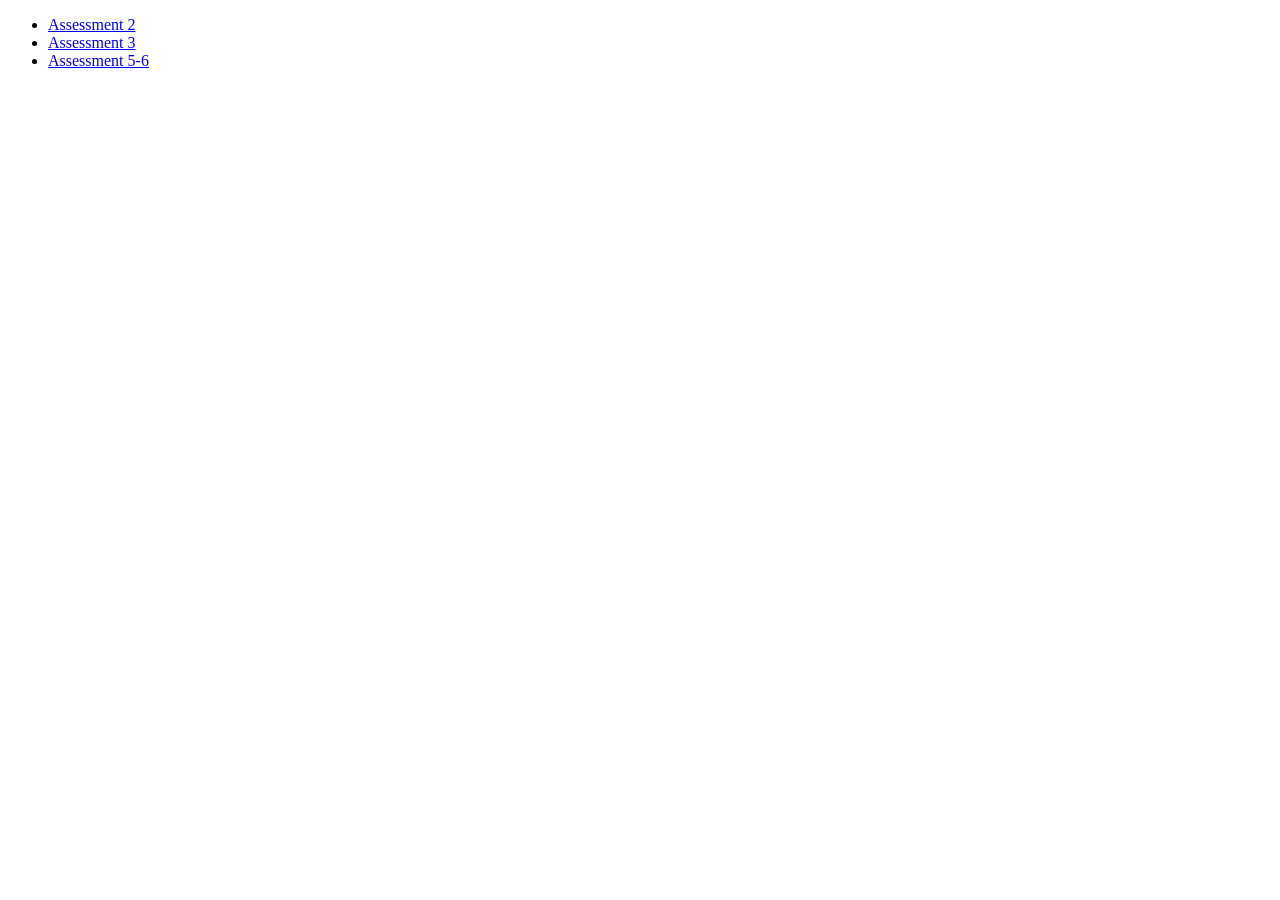
<file: index.html>
<!DOCTYPE html>
<html>
    <head>
        <meta charset="utf-8">
        <title>CART 211 Monorepo</title>
    </head>
    <body>
        <header>
        </header>
        <div>
            <main>
                <ul>
                    <li><a href="assessment2/assessment2/index.html">Assessment 2</a></li>
                    <li><a href="Assessment3/index.html">Assessment 3</a></li>
                    <li><a href="assessment5-6/index.html">Assessment 5-6</a></li>
                </ul>
            </main>
        </div>
    </body>
</html>
</file>
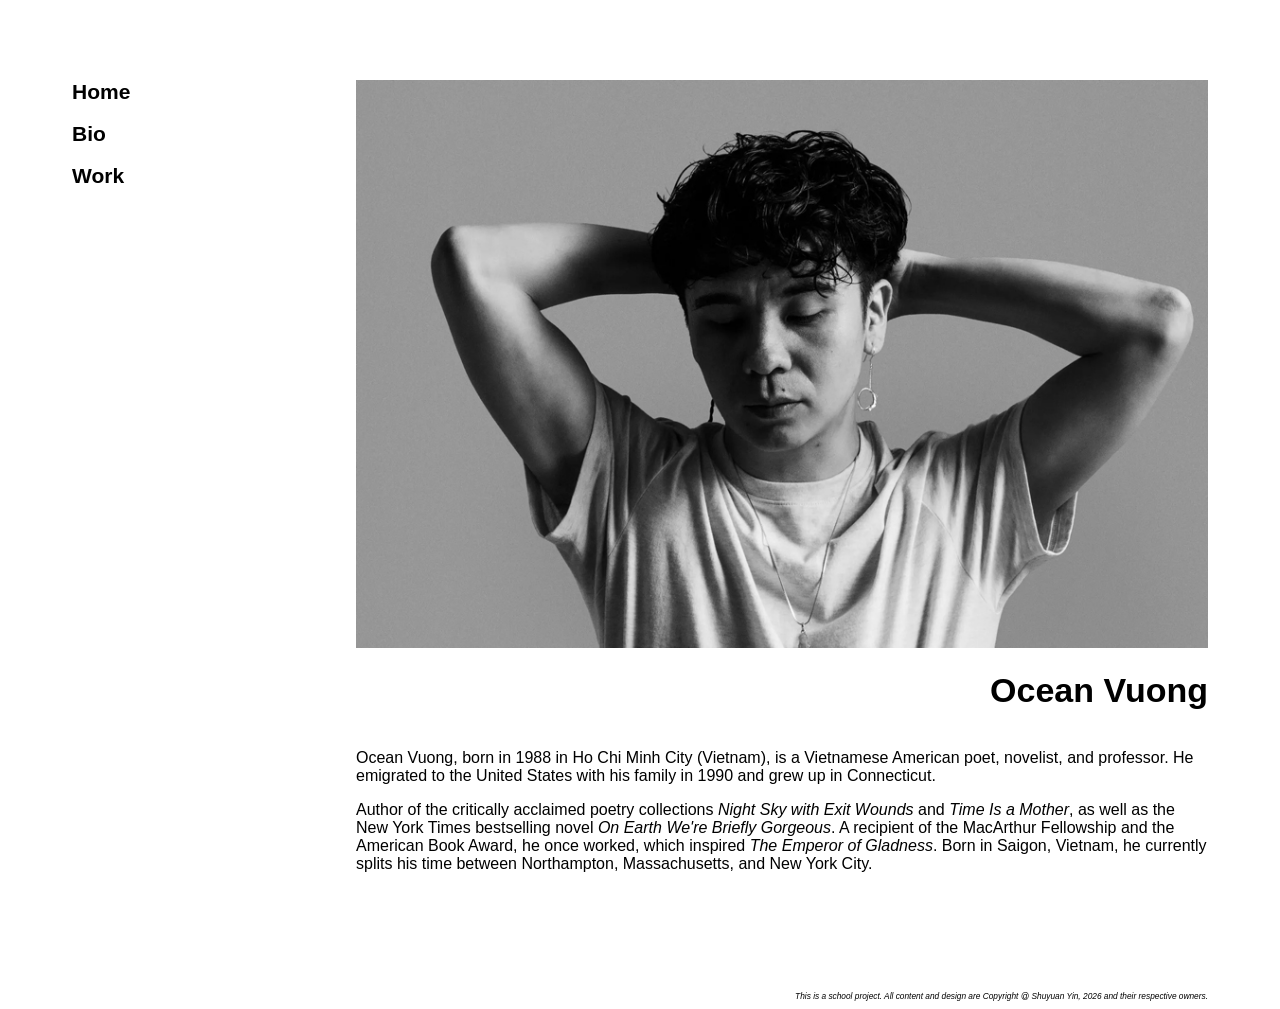
<file: Assessment3/index.html>
<!DOCTYPE html>
<html lang="en">
<head>
    <meta charset="UTF-8">
    <meta name="viewport" content="width=device-width, initial-scale=1.0">
    <title>Ocean Vuong</title>

    <!-- Meta Description for SEO -->
    <meta name="Description" content="Explore the work of Ocean Vuong, award winning poet and novelist, author of 'On Earth We're Briefly Gorgeous' and 'Time Is a Mother', explore love, loss and identity with profound beauty">

    <!-- Open Graph for Social Sharing -->
    <meta property="og:title" content="Ocean Vuong">
    <meta property="og:Description" content="Explore the work of Ocean Vuong, award winning poet and novelist, author of 'On Earth We're Briefly Gorgeous' and 'Time Is a Mother', explore love, loss and identity with profound beauty">

    <!-- Author and Copyright -->
     <meta name="author" content="Shuyuan Yin">
     <meta name="copyright" content="Shuyuan Yin, student project, 2026">

    <!-- External Style Sheet -->
    <link rel="Stylesheet" href="styles.css">
</head>
<body>
    <nav>
        <a href="index.html">Home</a><br>
        <a href="bio.html">Bio</a><br>
        <a href="work.html">Work</a><br>
    </nav>
    <div id="wrapper">
        <header>
            <img src="assets/Home.jpg" alt="picture of Vuong">
            <h1>Ocean Vuong</h1>
        </header>
        <main>
            <article>
                <p>Ocean Vuong, born in 1988 in Ho Chi Minh City (Vietnam), is a Vietnamese American poet, novelist, and professor. He emigrated to the United States with his family in 1990 and grew up in Connecticut.</p>

                <p>Author of the critically acclaimed poetry collections <em>Night Sky with Exit Wounds</em> and <em>Time Is a Mother</em>, as well as the New York Times bestselling novel <em>On Earth We're Briefly Gorgeous</em>. A recipient of the MacArthur Fellowship and the American Book Award, he once worked, which inspired <em>The Emperor of Gladness</em>. Born in Saigon, Vietnam, he currently splits his time between Northampton, Massachusetts, and New York City.</p>
            </article>
        </main>
        <footer>
            <small>
                <em>This is a school project. All content and design are Copyright @ Shuyuan Yin, 2026 and their respective owners.</em>
            </small>
        </footer>
    </div>
</body>
</html>
</file>
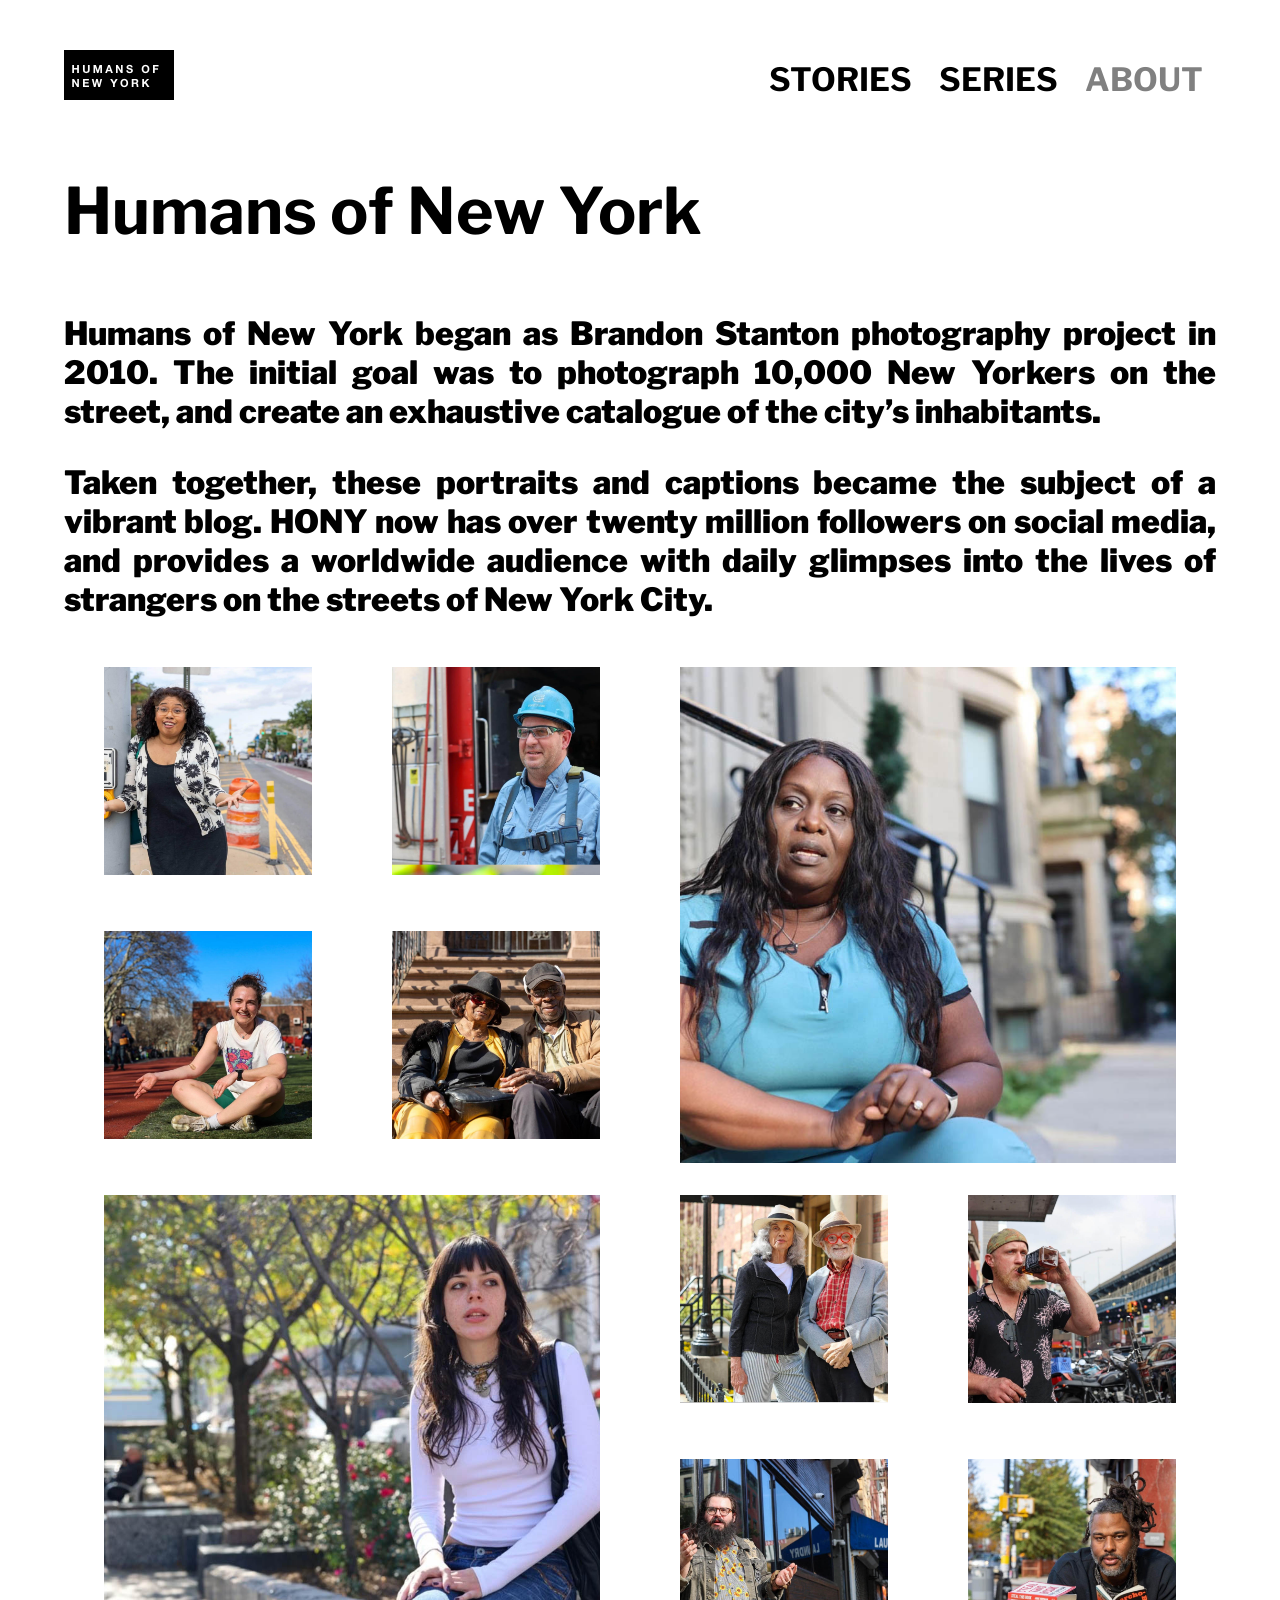
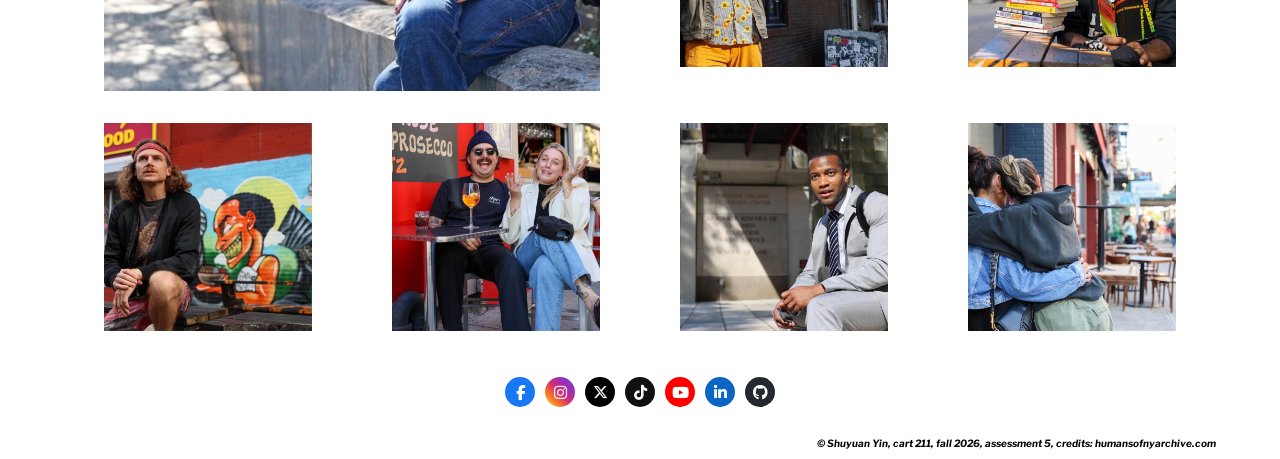
<file: assessment5-6/index.html>
<!DOCTYPE html>
<!-- Tells the browser that this document uses HTML5. -->

<html lang="en">
<!-- The page content is written in English. -->

<head>
    <!-- The head contains information about the page, not the visible page content. -->

    <!-- Sets the character encoding so special characters display correctly. -->
    <meta charset="UTF-8">

    <!-- The title appears in the browser tab. -->
    <title>Humans of New York | CART 211 Assessment 5-6</title>

    <!-- A short description of the page used by search engines. -->
    <meta name="description" content="A Humans of New York story: Ms. America pageant. Course exercise (CART 211) exploring semantic HTML, CSS grid, and accessible media presentation.">

    <!-- Open Graph metadata controls how the page looks when shared on social media. -->
    <meta property="og:type" content="article">
    <meta property="og:title" content="Humans of New York - Ms. America pageant">
    <meta property="og:description" content="A Humans of New York story presented for CART 211.">

    <!-- The page URL and image used in social media previews. -->
    <meta property="og:url" content="https://hybrid.concordia.ca/yourname/hony/ms-america.html">
    <meta property="og:image" content="https://hybrid.concordia.ca/yourname/hony/assets/america_pageant_og.jpg">

    <!-- The dimensions and alternative description of the preview image. -->
    <meta property="og:image:width" content="1200">
    <meta property="og:image:height" content="630">
    <meta property="og:image:alt" content="Portrait associated with the Ms. America pageant story">

    <!-- Twitter card metadata controls the appearance of shared links on X. -->
    <meta name="twitter:card" content="summary_large_image">
    <meta name="twitter:title" content="Humans of New York - 'Ms. America pageant'">
    <meta name="twitter:description" content="A Humans of New York story presented for CART 211.">
    <meta name="twitter:image" content="https://hybrid.concordia.ca/yourname/hony/assets/america_pageant_og.jpg">

    <!-- Identifies the preferred URL for this page to search engines. -->
    <link rel="canonical" href="https://hybrid.concordia.ca/yourname/hony/ms-america.html">

    <!-- Adds a small icon to the browser tab. -->
    <link rel="icon" href="favicon.ico">

    <!-- Identifies the author and copyright information. -->
    <meta name="author" content="Shuyuan Yin">
    <meta name="copyright" content="© Shuyuan Yin, student project, 2026">

    <!-- Connects this HTML file to the external CSS stylesheet. -->
    <!-- The CSS controls colours, fonts, spacing, layout, and responsiveness. -->
    <link rel="stylesheet" href="default.css">

    <!-- Makes the page adapt to the width of mobile devices. -->
    <!-- Without this, mobile browsers may display the page as if it were desktop-sized. -->
    <meta name="viewport" content="width=device-width, initial-scale=1.0">

    <!-- Loads Google Fonts that can be used in the CSS stylesheet. -->
    <link href="https://fonts.googleapis.com/css2?family=Roboto&family=Varela+Round&display=swap" rel="stylesheet">

    <!-- Establishes an early connection to Google Fonts to help them load faster. -->
    <link rel="preconnect" href="https://fonts.gstatic.com">

    <!-- Loads Libre Franklin, another font used by the website. -->
    <link
        href="https://fonts.googleapis.com/css2?family=Libre+Franklin:ital,wght@0,100;0,400;0,900;1,100;1,900&display=swap"
        rel="stylesheet">

    <!-- Loads Font Awesome, a library of ready-made icons. -->
    <!-- The social media icons and hamburger menu use this library. -->
     <link
        rel="stylesheet"
        href="https://cdnjs.cloudflare.com/ajax/libs/font-awesome/6.7.2/css/all.min.css"
    >

</head>

<body>
    <!-- Everything inside the body is part of the visible webpage. -->

    <!-- Main wrapper: groups the page content together. -->
    <!-- CSS uses #wrapper to control the overall width and centre the content. -->
    <div id="wrapper">

        <!-- HEADER: contains the logo and navigation menu. -->
        <header>

            <!-- NAV: contains links that help visitors move around the website. -->
            <nav>

                <!-- Logo: clicking the image takes the visitor to the linked page. -->
                <div class="logo">
                    <a href="#">
                        <!-- The alt attribute describes the image for screen readers. -->
                        <img src="assets/logo.png" alt="Logo" width="110" height="50">
                    </a>
                </div>

                <!-- Navigation links.
                     CSS displays these horizontally on desktop
                     and as a menu panel on smaller screens. -->
                <div class="menu1">

                    <!-- The X button closes the mobile navigation menu. -->
                    <button type="button" class="close-menu" aria-label="Close navigation menu">
                        &times;
                    </button>

                    <!-- Links to other pages of the website. -->
                    <a href="storie1.html" class="menuI">STORIES</a>

                    <!-- This link currently points to the top of the current page. -->
                    <a href="#" class="menuI">SERIES</a>

                    <!-- The active class can be styled differently in the CSS. -->
                    <a href="index.html" class="menuI_active">ABOUT</a>

                </div>

                <!-- Hamburger button: displayed on mobile and tablet screens. -->
                <div class="hamburger-menu">

                    <button type="button" aria-label="Open navigation menu">
                        <!-- Font Awesome displays the three horizontal menu lines. -->
                        <span class="fa fa-bars" aria-hidden="true"></span>
                    </button>

                </div>

            </nav>
        </header>

        <!-- SECTION: groups the main content of the page. -->
        <section>

            <!-- ARTICLE: contains a related piece of written and visual content. -->
            <article>

                <!-- H1 is the main heading of the page. -->
                <!-- A page generally uses one main H1 heading. -->
                <h1>Humans of New York</h1>

                <!-- Introductory paragraph.
                     The intro class lets CSS apply specific font and spacing styles. -->
                <p class="intro">
                    Humans of New York began as Brandon Stanton photography project in 2010.
                    The initial goal was to photograph 10,000 New Yorkers on the street,
                    and create an exhaustive catalogue of the city’s inhabitants.
                </p>

                <!-- A second introductory paragraph explaining the project. -->
                <p class="intro">
                    Taken together, these portraits and captions became the subject of a
                    vibrant blog. HONY now has over twenty million followers on social
                    media, and provides a worldwide audience with daily glimpses into
                    the lives of strangers on the streets of New York City.
                </p>

                <!-- IMAGE GALLERY:
                     The pict class creates the CSS Grid layout.
                     Each figure is one gallery item.
                     Classes im1 through im14 let CSS position images
                     at different sizes to create an asymmetrical collage. -->
                <div class="pict">

                    <!-- FIGURE 1: image, link, and caption. -->
                    <figure class="im1">
                        <!-- Clicking the image opens the linked HTML page. -->
                        <a href="recette1.html">
                            <img src="assets/america_pageant.jpg" class="im" alt="Ms. America pageant portrait">
                        </a>

                        <!-- Caption shown over the image using CSS. -->
                        <div class="hover-text">america pageant</div>
                    </figure>

                    <!-- FIGURE 2 -->
                    <figure class="im2">
                        <a href="storie1.html">
                            <img src="assets/Chipwich_guy.jpg" class="im" alt="Chipwich guy portrait">
                        </a>
                        <div class="hover-text">Chipwich guy</div>
                    </figure>

                    <!-- FIGURE 3 -->
                    <figure class="im3">
                        <a href="storie1.html">
                            <img src="assets/end_of_life_patient.jpg" class="im" alt="End of life patient portrait">
                        </a>
                        <div class="hover-text">end of life patient</div>
                    </figure>

                    <!-- FIGURE 4 -->
                    <figure class="im4">
                        <a href="storie1.html">
                            <img src="assets/fake_sport.jpg" class="im" alt="Fake sport story portrait">
                        </a>
                        <div class="hover-text">fake sport</div>
                    </figure>

                    <!-- FIGURE 5 -->
                    <figure class="im5">
                        <a href="storie1.html">
                            <img src="assets/gettin_married.jpg" class="im" alt="Getting married story portrait">
                        </a>
                        <div class="hover-text">gettin married</div>
                    </figure>

                    <!-- FIGURE 6 -->
                    <figure class="im6">
                        <a href="storie1.html">
                            <img src="assets/homework.jpg" class="im" alt="Homework story portrait">
                        </a>
                        <div class="hover-text">homework</div>
                    </figure>

                    <!-- FIGURE 7 -->
                    <figure class="im7">
                        <a href="storie1.html">
                            <img src="assets/invisibility.jpg" class="im" alt="Invisibility story portrait">
                        </a>
                        <div class="hover-text">invisibility</div>
                    </figure>

                    <!-- FIGURE 8 -->
                    <figure class="im8">
                        <a href="storie1.html">
                            <img src="assets/Right_and_wrong.jpg" class="im" alt="Right and wrong story portrait">
                        </a>
                        <div class="hover-text">Right and wrong</div>
                    </figure>

                    <!-- FIGURE 9 -->
                    <figure class="im9">
                        <a href="storie1.html">
                            <img src="assets/sketchbook.jpg" class="im" alt="Sketchbook story portrait">
                        </a>
                        <div class="hover-text">sketchbook</div>
                    </figure>

                    <!-- FIGURE 10 -->
                    <figure class="im10">
                        <a href="storie1.html">
                            <img src="assets/the_algorithm.jpg" class="im" alt="The algorithm story portrait">
                        </a>
                        <div class="hover-text">the_algorithm</div>
                    </figure>

                    <!-- FIGURE 11 -->
                    <figure class="im11">
                        <a href="storie1.html">
                            <img src="assets/The_Empire.jpg" class="im" alt="The Empire story portrait">
                        </a>
                        <div class="hover-text">The Empire</div>
                    </figure>

                    <!-- FIGURE 12 -->
                    <figure class="im12">
                        <a href="storie1.html">
                            <img src="assets/Mardi-Gras.jpg" class="im" alt="Mardi Gras story portrait">
                        </a>
                        <div class="hover-text">Mardi Gras</div>
                    </figure>

                    <!-- FIGURE 13 -->
                    <figure class="im13">
                        <a href="storie1.html">
                            <img src="assets/they_loved_me.jpg" class="im" alt="They loved me story portrait">
                        </a>
                        <div class="hover-text">they loved me</div>
                    </figure>

                    <!-- FIGURE 14 -->
                    <figure class="im14">
                        <a href="storie1.html">
                            <img src="assets/exhausting_to_me.jpg" class="im" alt="Exhausting to me story portrait">
                        </a>
                        <div class="hover-text">exhausting to me</div>
                    </figure>

                </div>
                <!-- End of image gallery. -->

            </article>
        </section>

        <!-- FOOTER: contains social media icons and project credits. -->
        <footer>

            <!-- Groups the social icons and credits together. -->
        <section class="social-section">

        <div class="social-icons">

            <a href="https://facebook.com"
               class="social facebook"
               aria-label="Facebook">
                <i class="fa-brands fa-facebook-f"></i>
            </a>

            <a href="https://instagram.com"
               class="social instagram"
               aria-label="Instagram">
                <i class="fa-brands fa-instagram"></i>
            </a>

            <a href="https://x.com"
               class="social twitter"
               aria-label="X">
                <i class="fa-brands fa-x-twitter"></i>
            </a>

            <a href="https://tiktok.com"
               class="social tiktok"
               aria-label="TikTok">
                <i class="fa-brands fa-tiktok"></i>
            </a>

            <a href="https://youtube.com"
               class="social youtube"
               aria-label="YouTube">
                <i class="fa-brands fa-youtube"></i>
            </a>

            <a href="https://linkedin.com"
               class="social linkedin"
               aria-label="LinkedIn">
                <i class="fa-brands fa-linkedin-in"></i>
            </a>

            <a href="https://github.com"
               class="social github"
               aria-label="GitHub">
                <i class="fa-brands fa-github"></i>
            </a>

        </div>
    </section>
                <!-- Credits identify the course project and source material. -->
                <div class="credits">
                    <p>
                        © Shuyuan Yin, cart 211, fall 2026, assessment 5,
                        credits: humansofnyarchive.com
                    </p>
                </div>

            </div>
            <!-- End of social section. -->

        </footer>
        <!-- End of footer. -->

    </div>
    <!-- End of the main wrapper. -->


    <!-- JAVASCRIPT:
         Makes the mobile hamburger menu open and close.
         JavaScript adds or removes a CSS class.
         The CSS decides what the menu looks like when that class is present. -->

    <script>

        // Wait until the HTML document has finished loading.
        // This ensures the buttons exist before JavaScript tries to select them.
        document.addEventListener('DOMContentLoaded', () => {

            // Find the hamburger button inside the mobile menu container.
            const hamburgerButton =
                document.querySelector('.hamburger-menu button');

            // Find the X button used to close the navigation menu.
            const closeButton =
                document.querySelector('.close-menu');

            // Find the container holding the navigation links.
            const menu1 =
                document.querySelector('.menu1');


            // When the hamburger button is clicked,
            // add the class "menu-deployed" to the navigation menu.
            // The CSS uses this class to make the menu visible.
            hamburgerButton.addEventListener('click', () => {
                menu1.classList.add('menu-deployed');
            });


            // When the X button is clicked,
            // remove "menu-deployed" so the menu closes.
            closeButton.addEventListener('click', () => {
                menu1.classList.remove('menu-deployed');
            });

        });

    </script>
    <!-- End of JavaScript. -->

</body>
</html>
</file>
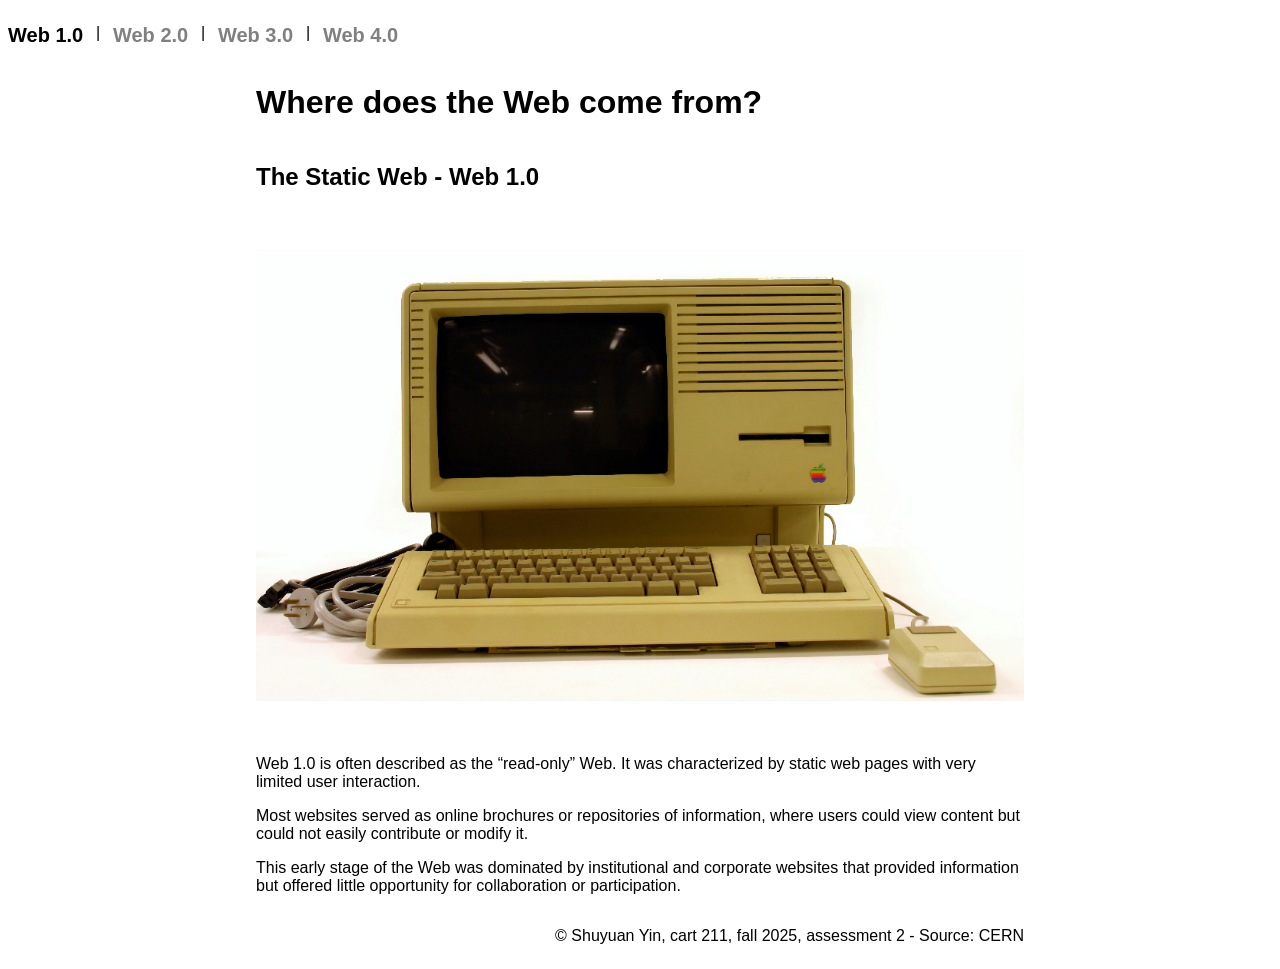
<file: assessment2/assessment2/index.html>
<!DOCTYPE html>
<html lang="eng">
    <head>
        <meta charset="utf-8">
        <title>Origins of the web</title>
    </head>
    <body style="font-family: sans-serif; display: flex; flex-direction: column; align-items: center;">
        <nav style="align-self: flex-start;">
            <ul style="display: flex; list-style-type: none; padding: 0;">
                <li><a style="text-decoration: none; color: black; font-size: 125%; font-weight: bold;" href="index.html">Web 1.0</a></li>
                <li style="margin: 0 1vw 0 1vw;">|</li>
                <li><a style="text-decoration: none; color:gray; font-size: 125%; font-weight: bold;" href="web2.html">Web 2.0</a></li>
                <li style="margin: 0 1vw 0 1vw;">|</li>
                <li><a style="text-decoration: none; color:gray; font-size: 125%; font-weight: bold;" href="web3.html">Web 3.0</a></li>
                <li style="margin: 0 1vw 0 1vw;">|</li>
                <li><a style="text-decoration: none; color:gray; font-size: 125%; font-weight: bold;" href="web4.html">Web 4.0</a></li>
            </ul>
        </nav>
        <div style="max-width: 60vw; display: flex; flex-direction: column; align-items: center;">
            <header style="display: flex; flex-direction: column;">
                <h1>Where does the Web come from?</h1>
                <h2>The Static Web - Web 1.0</h2>
                <img src="apple-lisa.jpg" alt="apple lisa computer" style="margin: 3vw; max-width: 100%; align-self: center;">
            </header>
            <main>
                <p>
                    Web 1.0 is often described as the “read-only” Web. It was characterized by static web pages with very limited user interaction. 
                </p>
                <p>
                    Most websites served as online brochures or repositories of information, where users could view content but could not easily contribute or modify it.
                </p>
                <p>
                    This early stage of the Web was dominated by institutional and corporate websites that provided information but offered little opportunity for collaboration or participation.
                </p>
            </main>
            <footer style="align-self: flex-end;">
                <p>© Shuyuan Yin, cart 211, fall 2025, assessment 2 - Source: CERN</p>
            </footer>
        </div>
    </body>
</html>
</file>
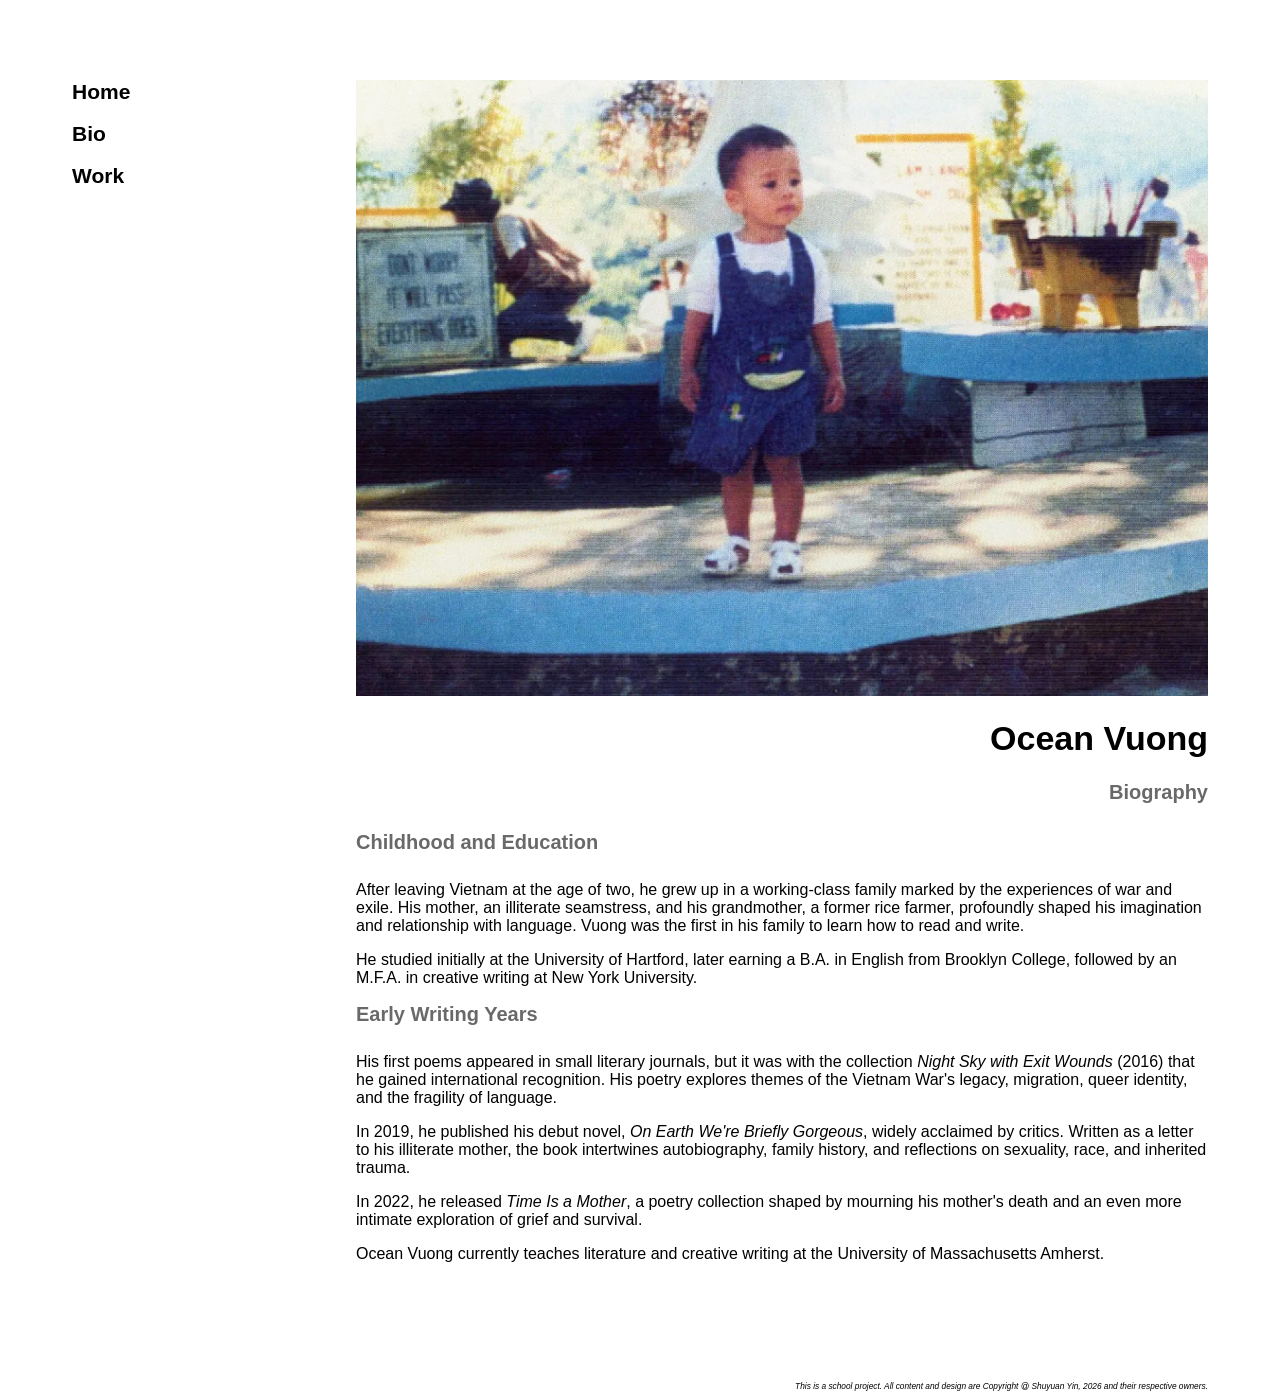
<file: Assessment3/bio.html>
<!DOCTYPE html>
<html lang="en">
<head>
    <meta charset="UTF-8">
    <meta name="viewport" content="width=device-width, initial-scale=1.0">
    <title>Ocean Vuong</title>

    <!-- Meta Description for SEO -->
    <meta name="Description" content="Explore the work of Ocean Vuong, award winning poet and novelist, author of 'On Earth We're Briefly Gorgeous' and 'Time Is a Mother', explore love, loss and identity with profound beauty">

    <!-- Open Graph for Social Sharing -->
    <meta property="og:title" content="Ocean Vuong">
    <meta property="og:Description" content="Explore the work of Ocean Vuong, award winning poet and novelist, author of 'On Earth We're Briefly Gorgeous' and 'Time Is a Mother', explore love, loss and identity with profound beauty">

    <!-- Author and Copyright -->
     <meta name="author" content="Shuyuan Yin">
     <meta name="copyright" content="Shuyuan Yin, student project, 2026">

    <!-- External Style Sheet -->
    <link rel="Stylesheet" href="styles.css">
</head>
<body>
    <nav>
        <a href="index.html">Home</a><br>
        <a href="bio.html">Bio</a><br>
        <a href="work.html">Work</a><br>
    </nav>
    <div id="wrapper">
        <header>
            <img src="assets/Bio.jpg" alt="picture of young Vuong">
            <h1>Ocean Vuong</h1>
            <h2>Biography</h2>
        </header>
        <main>
            <article>
                <h3>Childhood and Education</h3>

                <p>After leaving Vietnam at the age of two, he grew up in a working-class family marked by the experiences of war and exile. His mother, an illiterate seamstress, and his grandmother, a former rice farmer, profoundly shaped his imagination and relationship with language. Vuong was the first in his family to learn how to read and write.

                <p>He studied initially at the University of Hartford, later earning a B.A. in English from Brooklyn College, followed by an M.F.A. in creative writing at New York University.</p>
                
                <h3>Early Writing Years</h3>

                <p>His first poems appeared in small literary journals, but it was with the collection <em>Night Sky with Exit Wounds</em> (2016) that he gained international recognition. His poetry explores themes of the Vietnam War's legacy, migration, queer identity, and the fragility of language.</p>

                <p>In 2019, he published his debut novel, <em>On Earth We're Briefly Gorgeous</em>, widely acclaimed by critics. Written as a letter to his illiterate mother, the book intertwines autobiography, family history, and reflections on sexuality, race, and inherited trauma.</p>
                
                <p>In 2022, he released <em>Time Is a Mother</em>, a poetry collection shaped by mourning his mother's death and an even more intimate exploration of grief and survival.</p>

                <p>Ocean Vuong currently teaches literature and creative writing at the University of Massachusetts Amherst.</p>
            </article>
        </main>
        <footer>
            <small>
                <em>This is a school project. All content and design are Copyright @ Shuyuan Yin, 2026 and their respective owners.</em>
            </small>
        </footer>
    </div>
</body>
</html>
</file>
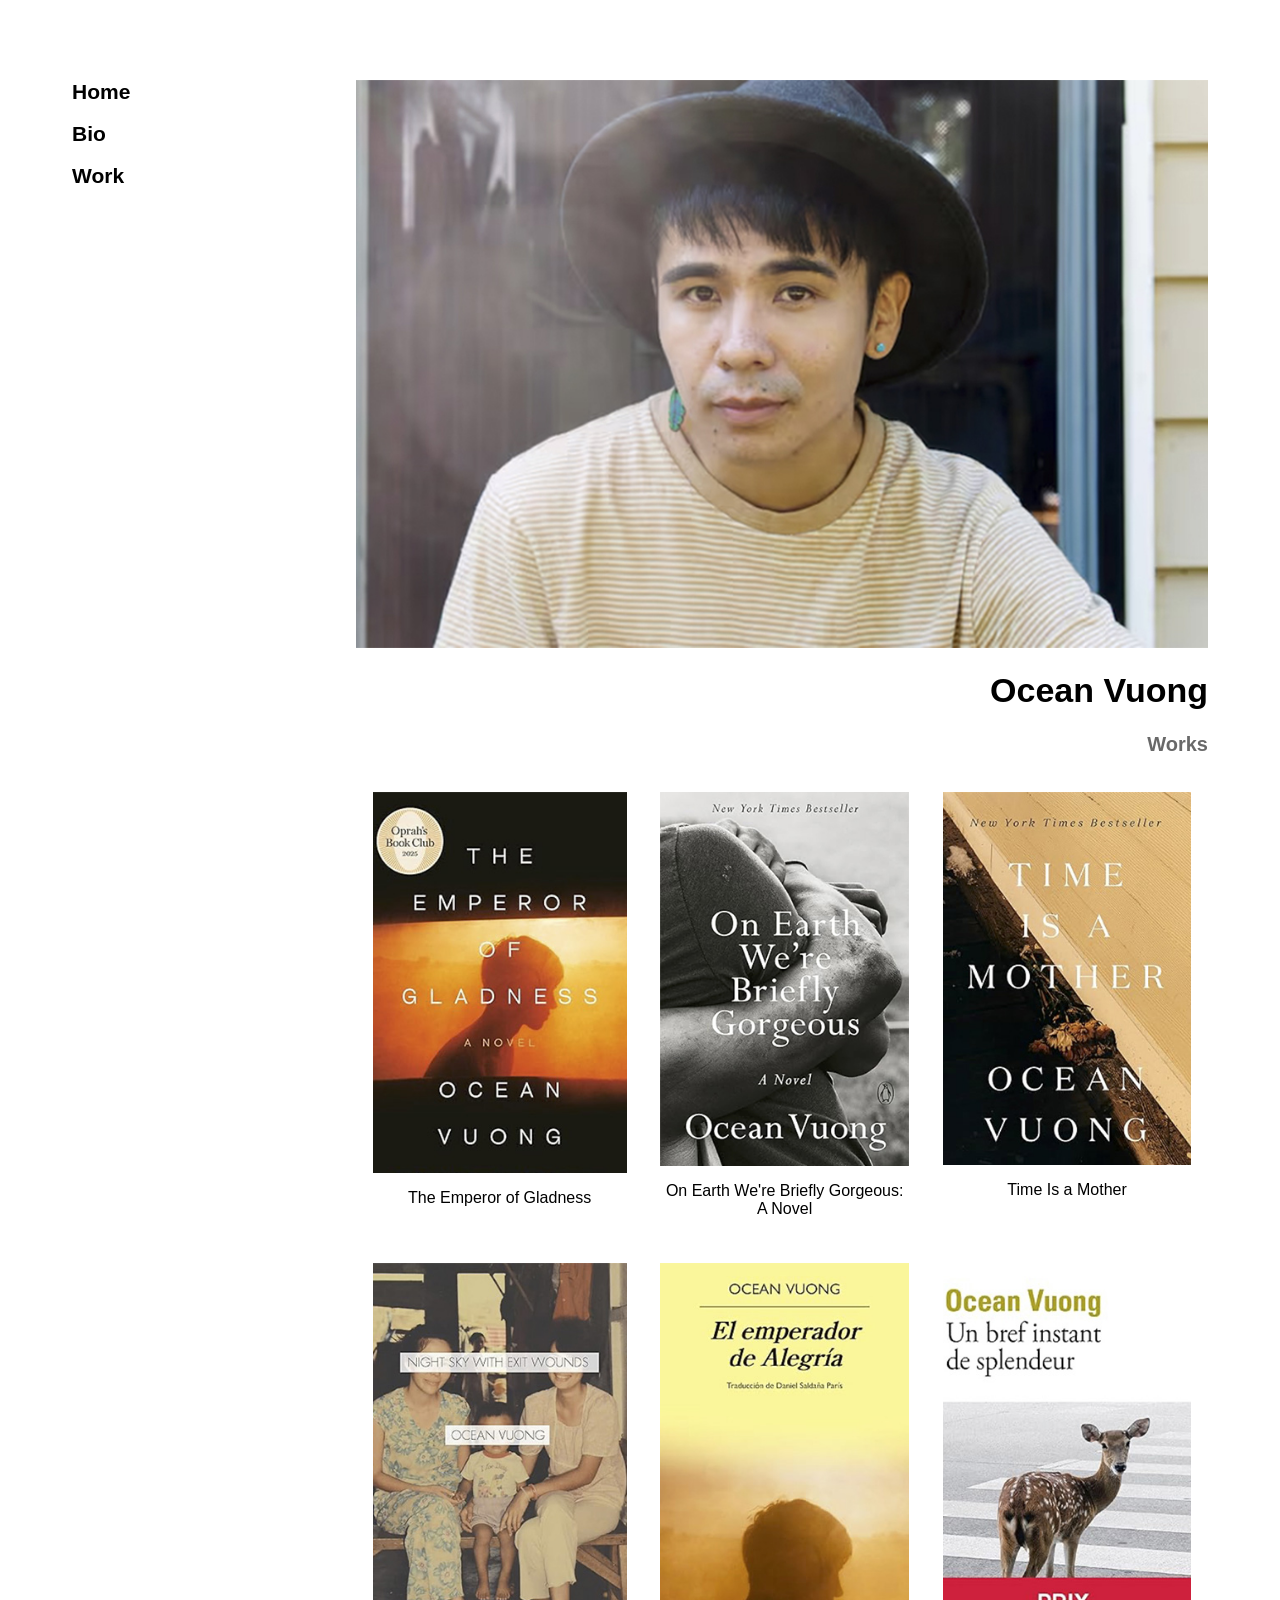
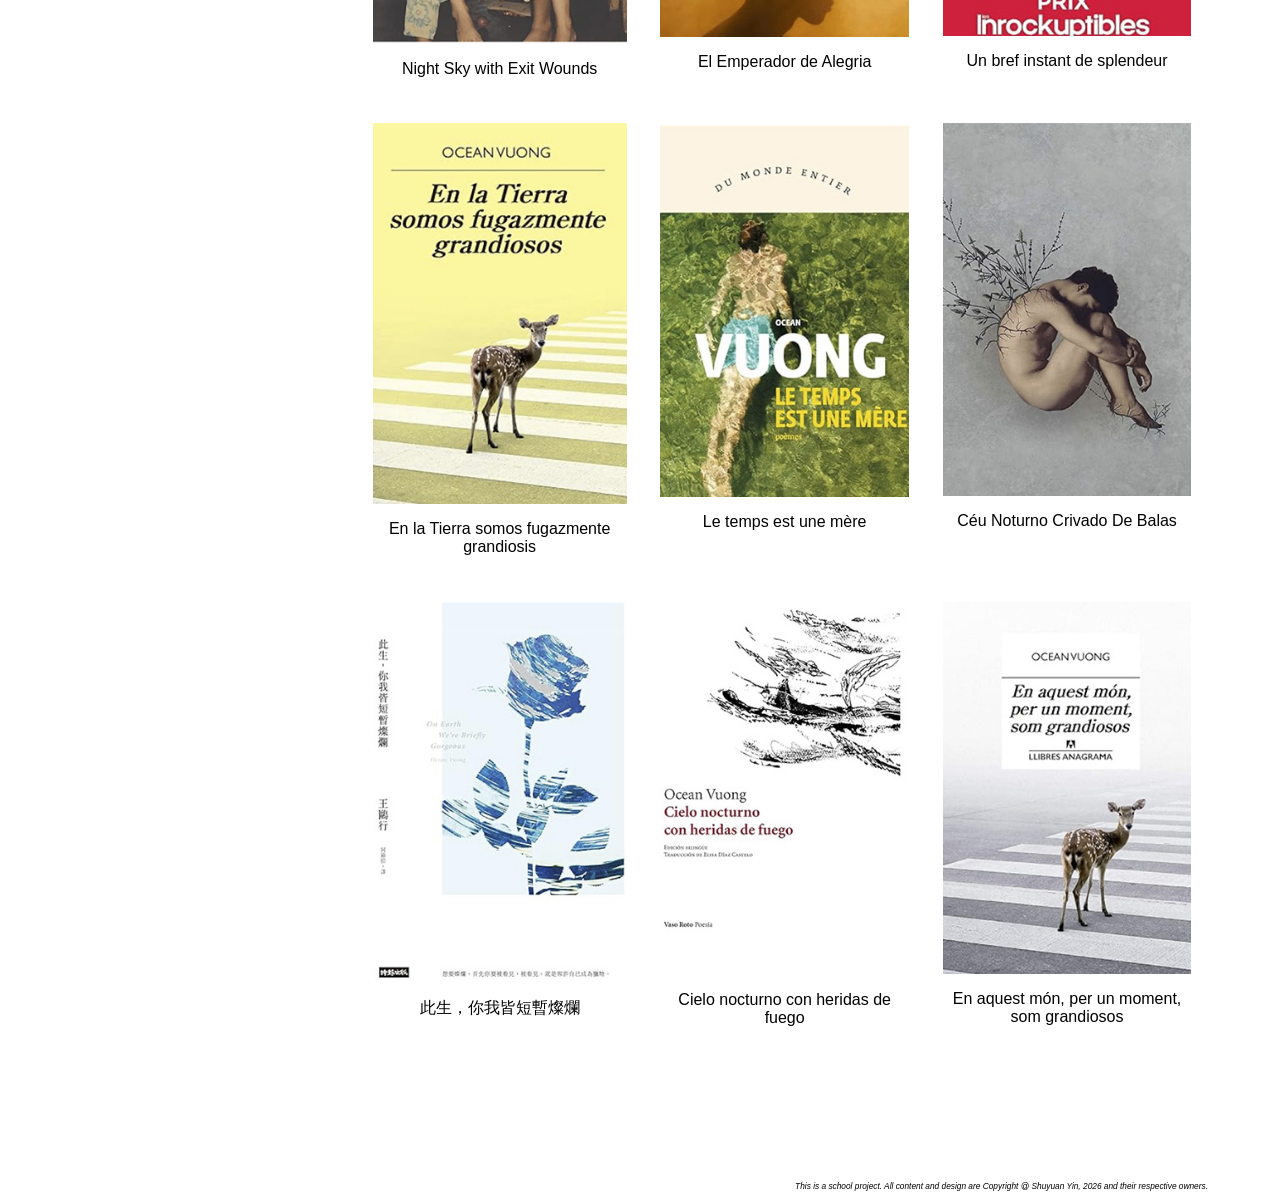
<file: Assessment3/work.html>
<!DOCTYPE html>
<html lang="en">
<head>
    <meta charset="UTF-8">
    <meta name="viewport" content="width=device-width, initial-scale=1.0">
    <title>Ocean Vuong</title>

    <!-- Meta Description for SEO -->
    <meta name="Description" content="Explore the work of Ocean Vuong, award winning poet and novelist, author of 'On Earth We're Briefly Gorgeous' and 'Time Is a Mother', explore love, loss and identity with profound beauty">

    <!-- Open Graph for Social Sharing -->
    <meta property="og:title" content="Ocean Vuong">
    <meta property="og:Description" content="Explore the work of Ocean Vuong, award winning poet and novelist, author of 'On Earth We're Briefly Gorgeous' and 'Time Is a Mother', explore love, loss and identity with profound beauty">

    <!-- Author and Copyright -->
     <meta name="author" content="Shuyuan Yin">
     <meta name="copyright" content="Shuyuan Yin, student project, 2026">

    <!-- External Style Sheet -->
    <link rel="Stylesheet" href="styles.css">
</head>
<body>
    <nav>
        <a href="index.html">Home</a><br>
        <a href="bio.html">Bio</a><br>
        <a href="work.html">Work</a><br>
    </nav>
    <div id="wrapper">
        <header>
            <img src="assets/work.jpg" alt="picture of Vuong" loading="lazy">
            <h1>Ocean Vuong</h1>
            <h2>Works</h2>
        </header>
        <section>
            <article>
                <div class="books">
                    <figure>
                        <img src="assets/Emperor.jpg" alt="The Emperor of Gladness" loading="lazy">
                        <figcaption>
                            <p>The Emperor of Gladness</p>
                        </figcaption>
                    </figure>
                    <figure>
                        <img src="assets/Earth.jpg" alt="On Earth We're Briefly Gorgeous: A Novel" loading="lazy">
                        <figcaption>
                            <p>On Earth We're Briefly Gorgeous: A Novel</p>
                        </figcaption>
                    </figure>
                    <figure>
                        <img src="assets/Mother.jpg" alt="Time Is a Mother" loading="lazy">
                        <figcaption>
                            <p>Time Is a Mother</p>
                        </figcaption>
                    </figure>
                    <figure>
                        <img src="assets/Wounds.jpg" alt="Night Sky with Exit Wounds" loading="lazy">
                        <figcaption>
                            <p>Night Sky with Exit Wounds</p>
                        </figcaption>
                    </figure>
                    <figure>
                        <img src="assets/Emperador.jpg" alt="El Emperador de Alegria" loading="lazy">
                        <figcaption>
                            <p>El Emperador de Alegria</p>
                        </figcaption>
                    </figure>
                    <figure>
                        <img src="assets/splendeur.jpg" alt="Un bref instant de splendeur" loading="lazy">
                        <figcaption>
                            <p>Un bref instant de splendeur</p>
                        </figcaption>
                    </figure>
                    <figure>
                        <img src="assets/Tierra.jpg" alt="En la Tierra somos fugazmente grandiosis" loading="lazy">
                        <figcaption>
                            <p>En la Tierra somos fugazmente grandiosis</p>
                        </figcaption>
                    </figure>
                    <figure>
                        <img src="assets/mere.jpg" alt="Le temps est une mère" loading="lazy">
                        <figcaption>
                            <p>Le temps est une mère</p>
                        </figcaption>
                    </figure>
                    <figure>
                        <img src="assets/Balas.jpg" alt="Céu Noturno Crivado De Balas" loading="lazy">
                        <figcaption>
                            <p>Céu Noturno Crivado De Balas</p>
                        </figcaption>
                    </figure>
                    <figure>
                        <img src="assets/ChineseED.jpg" alt="此生，你我皆短暫燦爛" loading="lazy">
                        <figcaption>
                            <p>此生，你我皆短暫燦爛</p>
                        </figcaption>
                    </figure>
                    <figure>
                        <img src="assets/Heridas.jpg" alt="Cielo nocturno con heridas de fuego" loading="lazy">
                        <figcaption>
                            <p>Cielo nocturno con heridas de fuego</p>
                        </figcaption>
                    </figure>
                    <figure>
                        <img src="assets/aquest.jpg" alt="En aquest món, per un moment, som grandiosos" loading="lazy">
                        <figcaption>
                            <p>En aquest món, per un moment, som grandiosos</p>
                        </figcaption>
                    </figure>
                </div>
            </article>
        </section>
        <footer>
            <small>
                <em>This is a school project. All content and design are Copyright @ Shuyuan Yin, 2026 and their respective owners.</em>
            </small>
        </footer>
    </div>
</body>
</html>
</file>
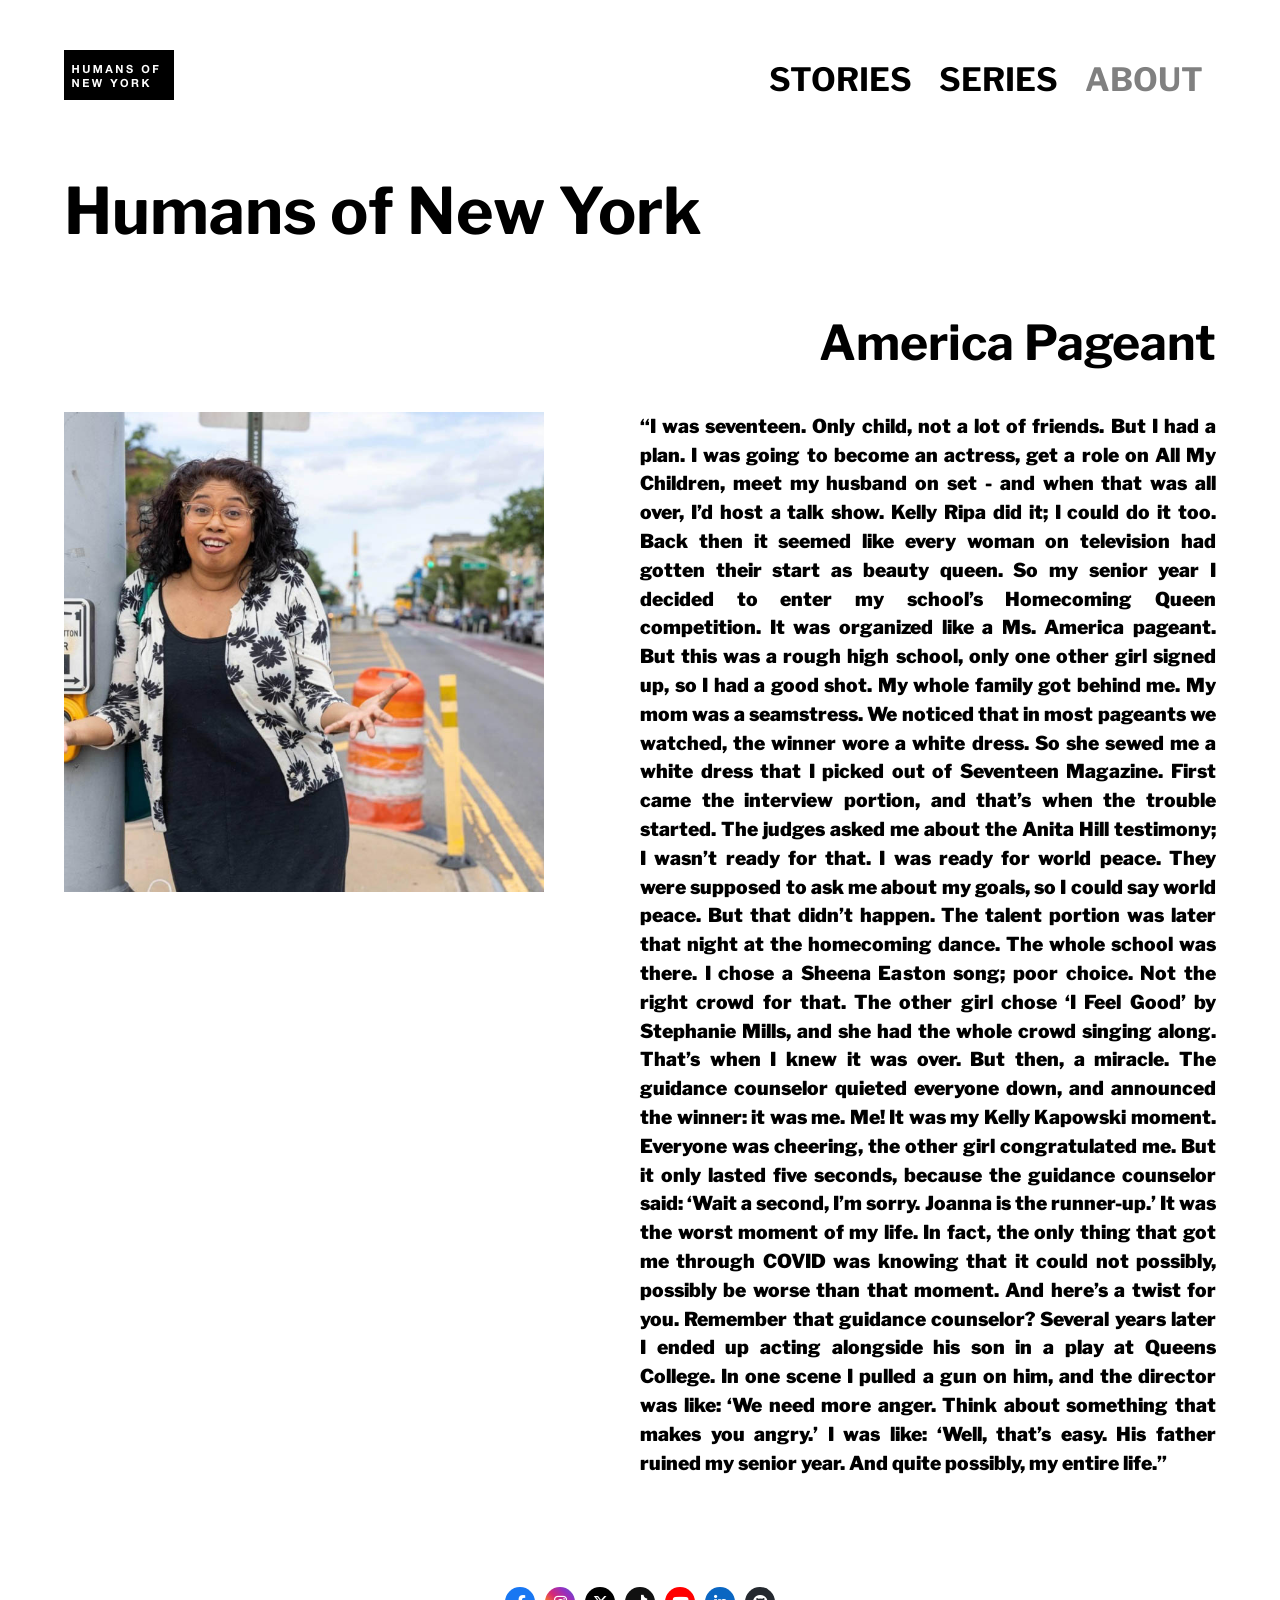
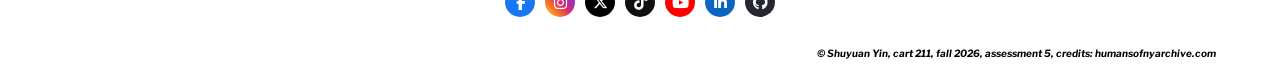
<file: assessment5-6/storie1.html>
<!DOCTYPE html>
<html lang="en">
<head>
    <!-- The head contains information about the page, not the visible page content. -->

    <!-- Sets the character encoding so special characters display correctly. -->
    <meta charset="UTF-8">

    <!-- The title appears in the browser tab. -->
    <title>Humans of New York | CART 211 Assessment 5-6</title>

    <!-- A short description of the page used by search engines. -->
    <meta name="description" content="A Humans of New York story: Ms. America pageant. Course exercise (CART 211) exploring semantic HTML, CSS grid, and accessible media presentation.">

    <!-- Open Graph metadata controls how the page looks when shared on social media. -->
    <meta property="og:type" content="article">
    <meta property="og:title" content="Humans of New York - Ms. America pageant">
    <meta property="og:description" content="A Humans of New York story presented for CART 211.">

    <!-- The page URL and image used in social media previews. -->
    <meta property="og:url" content="https://hybrid.concordia.ca/yourname/hony/ms-america.html">
    <meta property="og:image" content="https://hybrid.concordia.ca/yourname/hony/assets/america_pageant_og.jpg">

    <!-- The dimensions and alternative description of the preview image. -->
    <meta property="og:image:width" content="1200">
    <meta property="og:image:height" content="630">
    <meta property="og:image:alt" content="Portrait associated with the Ms. America pageant story">

    <!-- Twitter card metadata controls the appearance of shared links on X. -->
    <meta name="twitter:card" content="summary_large_image">
    <meta name="twitter:title" content="Humans of New York - 'Ms. America pageant'">
    <meta name="twitter:description" content="A Humans of New York story presented for CART 211.">
    <meta name="twitter:image" content="https://hybrid.concordia.ca/yourname/hony/assets/america_pageant_og.jpg">

    <!-- Identifies the preferred URL for this page to search engines. -->
    <link rel="canonical" href="https://hybrid.concordia.ca/yourname/hony/ms-america.html">

    <!-- Adds a small icon to the browser tab. -->
    <link rel="icon" href="favicon.ico">

    <!-- Identifies the author and copyright information. -->
    <meta name="author" content="Shuyuan Yin">
    <meta name="copyright" content="© Shuyuan Yin, student project, 2026">

    <!-- Connects this HTML file to the external CSS stylesheet. -->
    <!-- The CSS controls colours, fonts, spacing, layout, and responsiveness. -->
    <link rel="stylesheet" href="default.css">

    <!-- Makes the page adapt to the width of mobile devices. -->
    <!-- Without this, mobile browsers may display the page as if it were desktop-sized. -->
    <meta name="viewport" content="width=device-width, initial-scale=1.0">

    <!-- Loads Google Fonts that can be used in the CSS stylesheet. -->
    <link href="https://fonts.googleapis.com/css2?family=Roboto&family=Varela+Round&display=swap" rel="stylesheet">

    <!-- Establishes an early connection to Google Fonts to help them load faster. -->
    <link rel="preconnect" href="https://fonts.gstatic.com">

    <!-- Loads Libre Franklin, another font used by the website. -->
    <link
        href="https://fonts.googleapis.com/css2?family=Libre+Franklin:ital,wght@0,100;0,400;0,900;1,100;1,900&display=swap"
        rel="stylesheet">

    <!-- Loads Font Awesome, a library of ready-made icons. -->
    <!-- The social media icons and hamburger menu use this library. -->
     <link
        rel="stylesheet"
        href="https://cdnjs.cloudflare.com/ajax/libs/font-awesome/6.7.2/css/all.min.css"
    >

</head>


<body>
    <!-- Everything inside the body is part of the visible webpage. -->

    <!-- Main wrapper: groups the page content together. -->
    <!-- CSS uses #wrapper to control the overall width and centre the content. -->
    <div id="wrapper">

        <!-- HEADER: contains the logo and navigation menu. -->
        <header>

            <!-- NAV: contains links that help visitors move around the website. -->
            <nav>

                <!-- Logo: clicking the image takes the visitor to the linked page. -->
                <div class="logo">
                    <a href="#">
                        <!-- The alt attribute describes the image for screen readers. -->
                        <img src="assets/logo.png" alt="Logo" width="110" height="50">
                    </a>
                </div>

                <!-- Navigation links.
                     CSS displays these horizontally on desktop
                     and as a menu panel on smaller screens. -->
                <div class="menu1">

                    <!-- The X button closes the mobile navigation menu. -->
                    <button type="button" class="close-menu" aria-label="Close navigation menu">
                        &times;
                    </button>

                    <!-- Links to other pages of the website. -->
                    <a href="storie1.html" class="menuI">STORIES</a>

                    <!-- This link currently points to the top of the current page. -->
                    <a href="#" class="menuI">SERIES</a>

                    <!-- The active class can be styled differently in the CSS. -->
                    <a href="index.html" class="menuI_active">ABOUT</a>

                </div>

                <!-- Hamburger button: displayed on mobile and tablet screens. -->
                <div class="hamburger-menu">

                    <button type="button" aria-label="Open navigation menu">
                        <!-- Font Awesome displays the three horizontal menu lines. -->
                        <span class="fa fa-bars" aria-hidden="true"></span>
                    </button>
                </div>
            </nav>
        </header>
        <section>
            <article>
                <h1>Humans of New York</h1>
                <h2 class="stories_title">America Pageant</h2>
                <div class="pict">
                    <figure class="left_stories">
                        <img src="assets/america_pageant.jpg" width="1200px" height="790px" class="im">
                    </figure>
                    <div class="stories">
                        <p>
                            “I was seventeen. Only child, not a lot of friends. But I had a plan. I was going to become an actress, get a role on All My Children, meet my husband on set - and when that was all over, I’d host a talk show. Kelly Ripa did it; I could do it too. Back then it seemed like every woman on television had gotten their start as beauty queen. So my senior year I decided to enter my school’s Homecoming Queen competition. It was organized like a Ms. America pageant. But this was a rough high school, only one other girl signed up, so I had a good shot. My whole family got behind me. My mom was a seamstress. We noticed that in most pageants we watched, the winner wore a white dress. So she sewed me a white dress that I picked out of Seventeen Magazine. First came the interview portion, and that’s when the trouble started. The judges asked me about the Anita Hill testimony; I wasn’t ready for that. I was ready for world peace. They were supposed to ask me about my goals, so I could say world peace. But that didn’t happen. The talent portion was later that night at the homecoming dance. The whole school was there. I chose a Sheena Easton song; poor choice. Not the right crowd for that. The other girl chose ‘I Feel Good’ by Stephanie Mills, and she had the whole crowd singing along. That’s when I knew it was over. But then, a miracle. The guidance counselor quieted everyone down, and announced the winner: it was me. Me! It was my Kelly Kapowski moment. Everyone was cheering, the other girl congratulated me. But it only lasted five seconds, because the guidance counselor said: ‘Wait a second, I’m sorry. Joanna is the runner-up.’ It was the worst moment of my life. In fact, the only thing that got me through COVID was knowing that it could not possibly, possibly be worse than that moment. And here’s a twist for you. Remember that guidance counselor? Several years later I ended up acting alongside his son in a play at Queens College. In one scene I pulled a gun on him, and the director was like: ‘We need more anger. Think about something that makes you angry.’ I was like: ‘Well, that’s easy. His father ruined my senior year. And quite possibly, my entire life.”
                        </p>
                    </div>
                </div>
            </article>
        </section>
        <footer>

            <!-- Groups the social icons and credits together. -->
        <section class="social-section">

            <div class="social-icons">

                <a href="https://facebook.com"
                class="social facebook"
                aria-label="Facebook">
                    <i class="fa-brands fa-facebook-f"></i>
                </a>

                <a href="https://instagram.com"
                class="social instagram"
                aria-label="Instagram">
                    <i class="fa-brands fa-instagram"></i>
                </a>

                <a href="https://x.com"
                class="social twitter"
                aria-label="X">
                    <i class="fa-brands fa-x-twitter"></i>
                </a>

                <a href="https://tiktok.com"
                class="social tiktok"
                aria-label="TikTok">
                    <i class="fa-brands fa-tiktok"></i>
                </a>

                <a href="https://youtube.com"
                class="social youtube"
                aria-label="YouTube">
                    <i class="fa-brands fa-youtube"></i>
                </a>

                <a href="https://linkedin.com"
                class="social linkedin"
                aria-label="LinkedIn">
                    <i class="fa-brands fa-linkedin-in"></i>
                </a>

                <a href="https://github.com"
                class="social github"
                aria-label="GitHub">
                    <i class="fa-brands fa-github"></i>
                </a>

            </div>
            </section>
                    <!-- Credits identify the course project and source material. -->
                <div class="credits">
                    <p>
                        © Shuyuan Yin, cart 211, fall 2026, assessment 5,
                        credits: humansofnyarchive.com
                    </p>
                </div>

            </div>
            <!-- End of social section. -->

        </footer>
    </div>
    <script>

        // Wait until the HTML document has finished loading.
        // This ensures the buttons exist before JavaScript tries to select them.
        document.addEventListener('DOMContentLoaded', () => {

            // Find the hamburger button inside the mobile menu container.
            const hamburgerButton =
                document.querySelector('.hamburger-menu button');

            // Find the X button used to close the navigation menu.
            const closeButton =
                document.querySelector('.close-menu');

            // Find the container holding the navigation links.
            const menu1 =
                document.querySelector('.menu1');


            // When the hamburger button is clicked,
            // add the class "menu-deployed" to the navigation menu.
            // The CSS uses this class to make the menu visible.
            hamburgerButton.addEventListener('click', () => {
                menu1.classList.add('menu-deployed');
            });


            // When the X button is clicked,
            // remove "menu-deployed" so the menu closes.
            closeButton.addEventListener('click', () => {
                menu1.classList.remove('menu-deployed');
            });

        });

    </script>
    <!-- End of JavaScript. -->
</body>
</html>
</file>
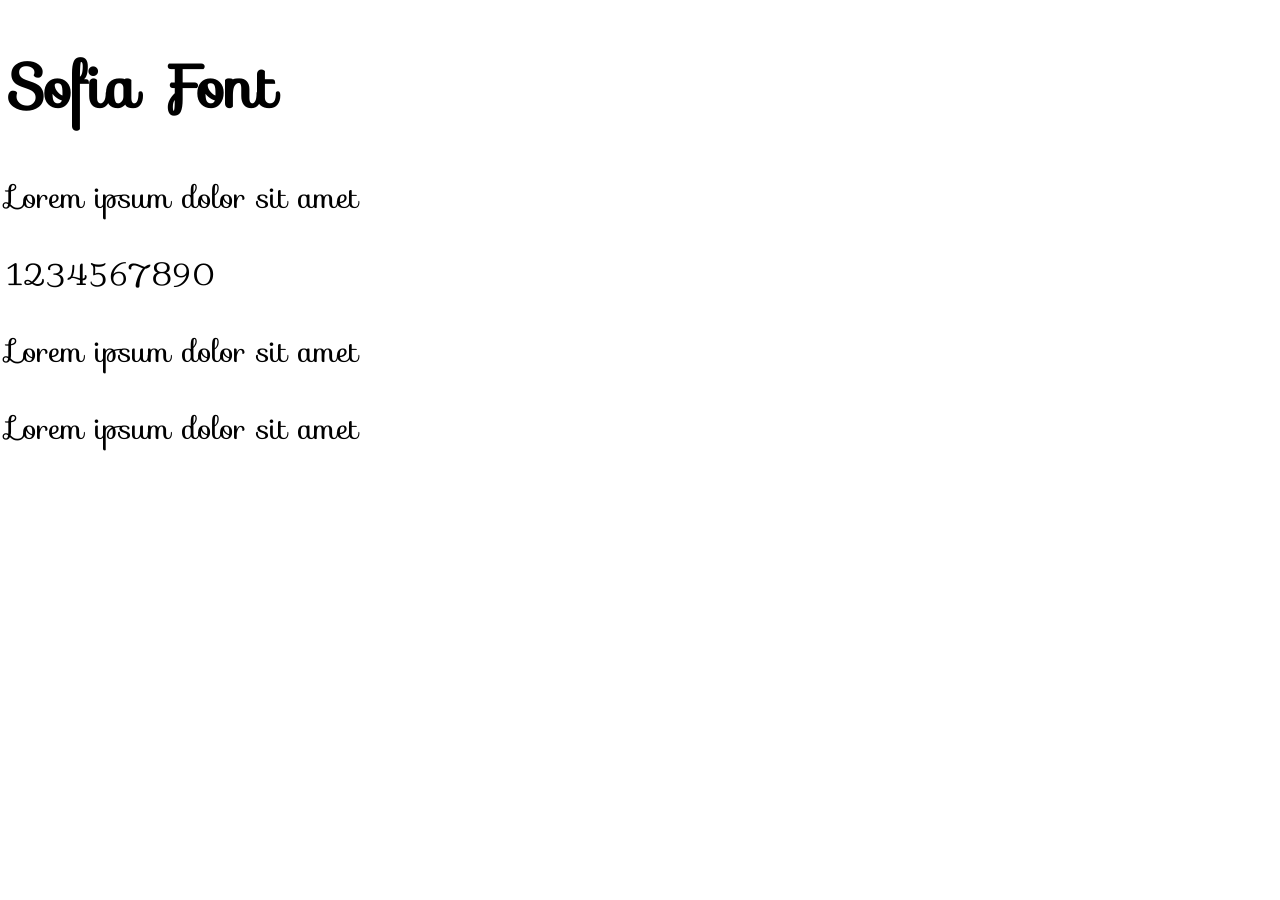
<file: experiments-in-code/fonts.html>
<!DOCTYPE html>
<html lang="en">
<head>
    <meta charset="UTF-8">
    <meta name="viewport" content="width=device-width, initial-scale=1.0">
    <title>Fonts</title>

    <!-- <link rel="stylesheet" href="https://fonts.googleapis.com/css?family=Sofia|Audiowide|Trirong"> -->
    
    <link rel="stylesheet" href="https://fonts.googleapis.com/css?family=Sofia&effect=fire|neon|outline|emboss|shadow-multiple">
    <style>
        /* h1.a{
            font-family: "Sofia", sans-serif;
        }
        h1.b{
            font-family: "Audiowide", sans-serif;
        }
        h1.c{
            font-family: "Trirong", sans-serif;
        } */
        /* body{
            font-family: "Sofia", sans-serif;
            font-size: 30px;
            text-shadow: 30px 3px 10px #ababab;
        }  */
        body{
            font-family: "Sofia", sans-serif;
            font-size: 30px;
        }
    </style>
</head>
<body>
    <h1 class="font-effect-fire">Sofia Font</h1>
    <p class="font-effect-emboss">Lorem ipsum dolor sit amet</p>
    <p class="font-effect-neon">1234567890</p>
    <p class="font-effect-shadow-multiple">Lorem ipsum dolor sit amet</p>
    <p class="font-effect-outline">Lorem ipsum dolor sit amet</p>
    
</body>
<!-- <body>
    <h1 class="a">Sofia Font</h1>
    <h1 class="b">Audiowide</h1>
    <h1 class="c">Trirong</h1>
    <p>Lorem ipsum dolor sit amet</p>
    <p>1234567890</p>
    <p>!?@#$%^&*()</p>
</body> -->
</html>
</file>
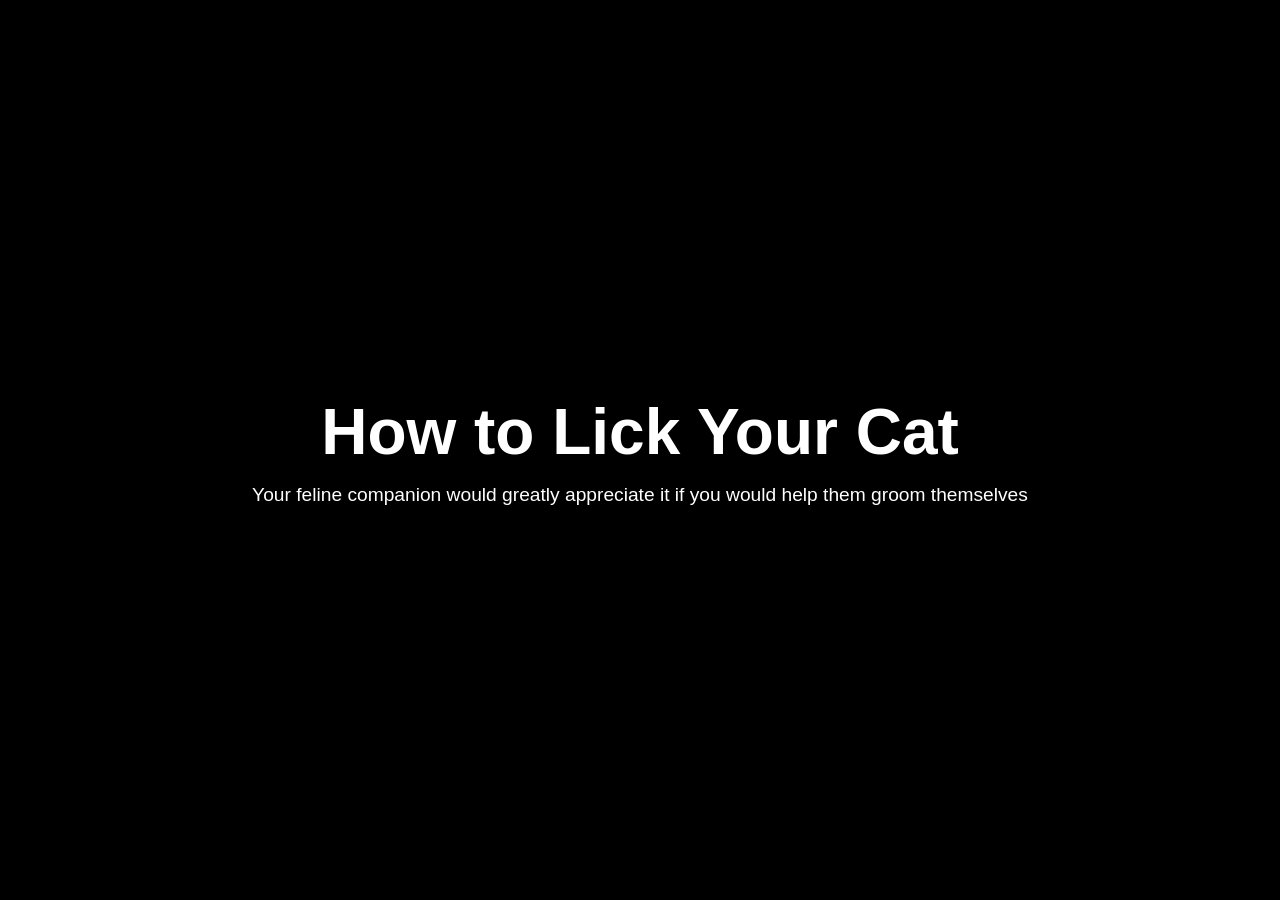
<file: experiments-in-code/video-bg.html>
<!DOCTYPE html>
<html lang="en">
<head>
    <meta charset="UTF-8">
    <meta name="viewport" content="width=device-width, initial-scale=1.0">
    <title>Background Video</title>
    <style>
        /* Removes the default spacing and makes the page fill the screen */
        * {
            margin: 0;
            padding: 0;
            box-sizing: border-box;
        }

        /* Sets the main page dimensions and default font */
        body {
            font-family: Arial, Helvetica, sans-serif;
            min-height: 100vh;
            color: white;
            background-color: black;
        }

        /* Positions the video behind entire page */
        .background-video {
            position: fixed;
            /* keep vid fixed to viewport */
            top: 0;
            left: 0;
            width: 100%;
            height: 100%;

            /* fills screen without stretching */
            object-fit: cover;
            /* keeps obj centered */
            object-position: center;
            /* sets "layer" of image, places video behind the content */
            z-index: -1;
        }
        
        /* adds a dark overlay to make text easier to read */
        .overlay{
            position: fixed;
            top: 0;
            left: 0;
            width: 100%;
            height: 100%;

            /* last value controls darknes: 0 is transparent, 1 is opaque */
            background-color: rgba(0, 0, 0, 0.4);
            z-index: 0;
        }
        
        /* Position the website content above the video and overlay */
        .content {
            position: relative;
            z-index: 1;

            min-height: 100vh;
            display: flex;
            flex-direction: column;

            /* centers content vertically */
            justify-content: center;

            /* centers content horizontally */
            align-items: center;
        }
        h1{
            /* rem = font size of root elem, usually 16px */
            /* 5vw = 5% of viewport width */
            /* clamp: minimum size, prefered size, maximum size */
            font-size: clamp(2rem, 5vw, 4rem);
            margin-bottom: 15px;
        }
        p {
            font-size: 1.2rem;
        }
    </style>
</head>
<body>
    <!-- BG VIDEO THAT PLAYS AUTOMATICALLY AND REPEATS -->
    <video class="background-video" autoplay muted loop playsinline aria-hidden="true" tabindex="-1">
        <source src="cat-nap.mp4" type="video/mp4">
        Sorry, your browser cannot play this video. Try on Firefox or Chrome.
    </video>
    <!-- Darkens the BG video so that the text is visible -->
    <div class="overlay"></div>

    <main class="content">
        <h1>How to Lick Your Cat</h1>
        <p>Your feline companion would greatly appreciate it if you would help them groom themselves</p>
    </main>
</body>
</html>
</file>
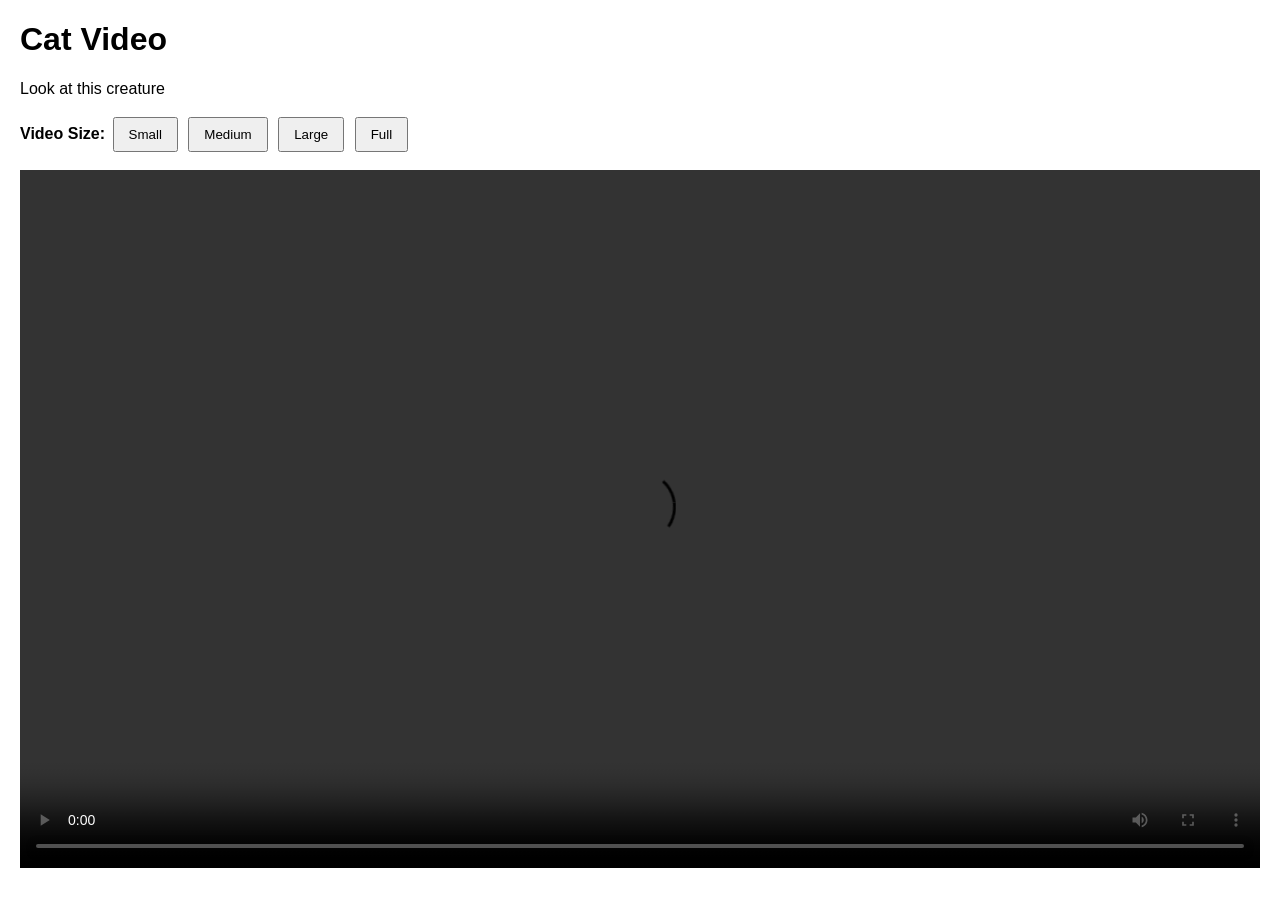
<file: experiments-in-code/video-more.html>
<!DOCTYPE html>
<html lang="en">
<head>
    <meta charset="UTF-8">
    <meta name="viewport" content="width=device-width, initial-scale=1.0">
    <title>Cat Video More</title>
    <style>
        body {
            font-family: Arial, Helvetica, sans-serif; 
            margin: 20px;
        }
        /* VIDEO SIZE BUTTONS */
        /* Add space below the group of buttons */
        .size-controls {
            margin-bottom: 15px;
        }

        /* Style all buttons inside the size-controls sections */
        .size-controls button {
            /* add space inside each button */
            padding: 8px 14px;
            /* add space between buttons */
            margin: 3px;
            /* change cursor shape to a hand */
            cursor: pointer;
        }

        /* VIDEO SIZE CONTROl */

        /* Applies these style to the video player */
        /* mostly related to size */
        video {
            display: block;
            width: 100%;
            max-width: 100%;
            aspect-ratio: 16 / 9;
            height: auto;
            
            /* Makes changes in the video appear smoothly */
            transition: width 0.3s ease;
        }

        /* DIFFERENT VIDEO SIZES */
        video.small {
            width: 320px;
        }
        video.medium {
            width: 480px;
        }
        video.large {
            width: 720px;
        }
        video.full {
            width: 100%
        }
    </style>
</head>
<body>
    <h1>Cat Video</h1>
    <p>Look at this creature</p>

    <!-- size control buttons -->
    <div class="size-controls">
        <!-- Tells visitors what the buttons controls  -->
        <strong>Video Size: </strong>

        <!-- when clicked, calls the javascript function and changes the video with to 320px -->
        <button onclick="changeSize('small')">Small</button>

        <!-- Change width to 480px -->
        <button onclick="changeSize('medium')">Medium</button>

        <!-- Change width to 720px -->
        <button onclick="changeSize('large')">Large</button>

        <!-- Change width to available content width -->
        <button onclick="changeSize('full')">Full</button>

    </div>

    <!-- VIDEO PLAYER -->
    <!-- id="myVideo" gives the video a unique name that JS can select -->
    <!-- class="full" makes the video start at full width -->
    <!-- controls displays the built-in play, pause, volume and other controls -->
    <video id="myVideo" class="full" controls loop>
        <source src="cat-nap.mp4" type="video/mp4">
        Sorry, your browser cannot play this video. Try on Firefox or Chrome.
    </video>
    
    <!-- JAVASCRIPT: CHANGE VIDEO SIZE -->
    <script>
        // this function runs whenever a size button is clicked
        // the word "size" receives the value from the button
        // such as "small", "medium", "large" or "full"
        function changeSize(size){
            // get the video with getElementById
            const myVideo = document.getElementById('myVideo');
            // mods the class
            // myVideo.className = size;

            // cleans class list
            // avoids previous class from being active
            myVideo.classList.remove("small", "medium", "large", "full");

            // updates video to new size by modding class
            myVideo.classList.add(size);
        }
    </script>
</body>
</html>
</file>
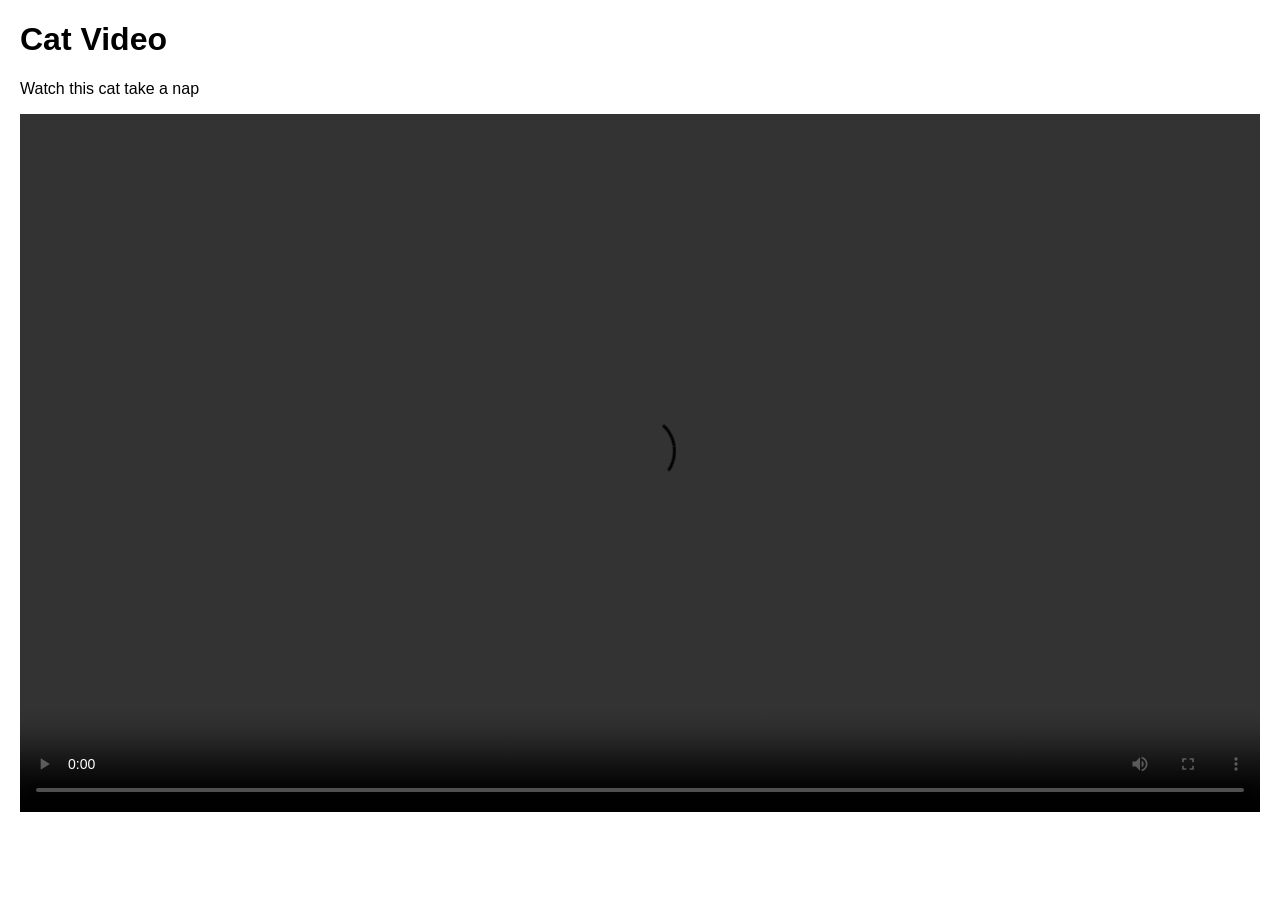
<file: experiments-in-code/video.html>
<!DOCTYPE html>
<html lang="en">
<head>
    <meta charset="UTF-8">
    <meta name="viewport" content="width=device-width, initial-scale=1.0">
    <title>Cat Video</title>
    <style>
        body{
            font-family: sans-serif;
            margin:20px;
        }
        /* Style the video player */
        video{
            /* places video on its own line */
            display: block; 

            /* makes the video fill the available space */
            width: 100%;

            /* sets standard widescreen ratio */
            aspect-ratio: 16 / 9;
 
            /* Allows the browser to calculate height */
            height: auto;

            /* Display a black background */
            background-color: black;
        }
    </style>
</head>
<body>
    <h1>Cat Video</h1>
    <p>Watch this cat take a nap</p>
    <!-- `controls` adds built-in playback control -->
    <video controls loop>
        <!-- loads mp4 video file from same folder as this html file -->
        <source src="cat-nap.mp4" type="video/mp4">

        <!-- Fallback message -->
        Sorry, your browser cannot play this video. Try on Firefox or Chrome.
    </video>
</body>
</html>
</file>
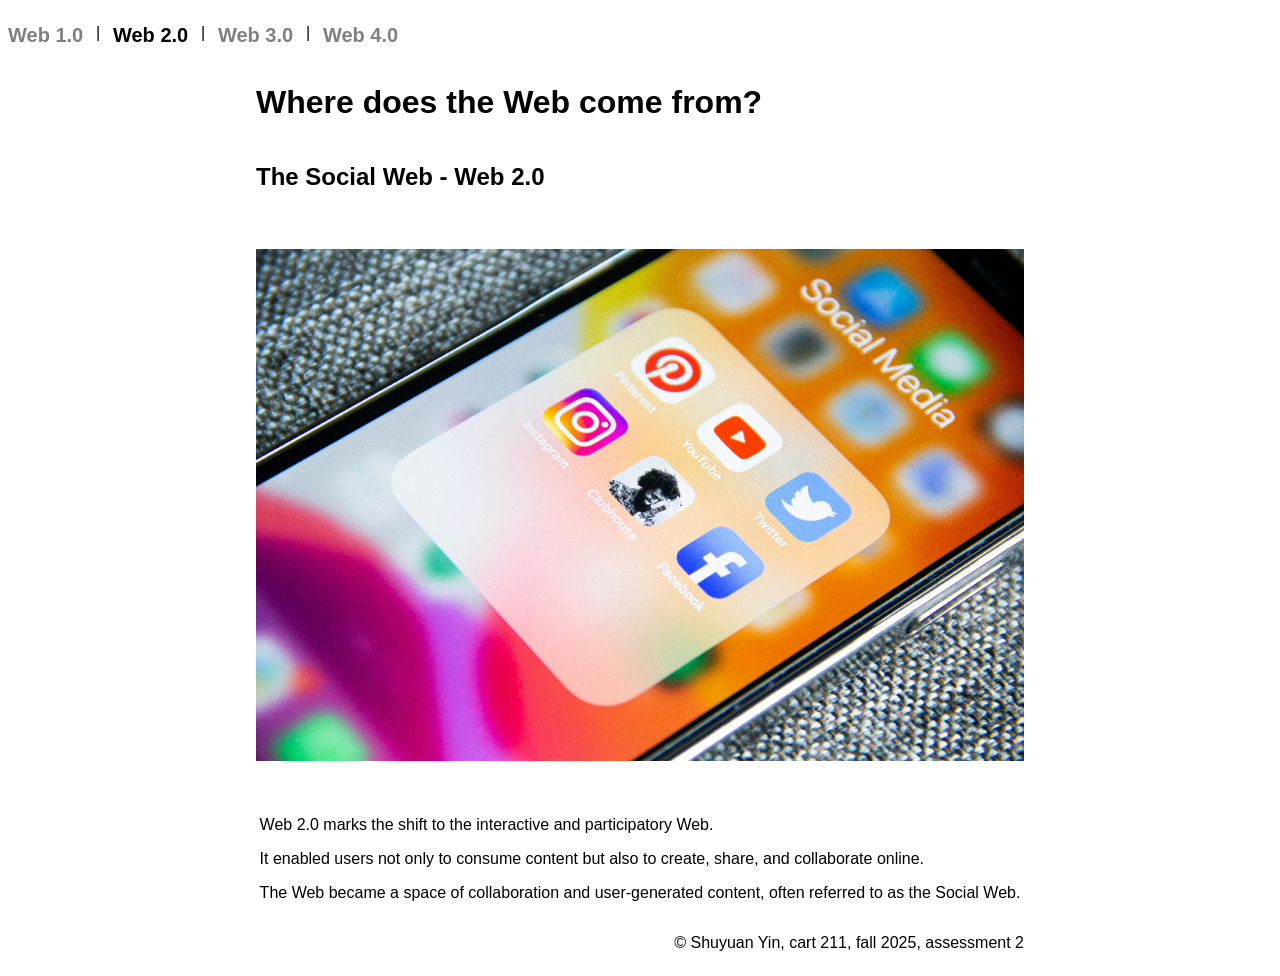
<file: assessment2/assessment2/web2.html>
<!DOCTYPE html>
<html lang="eng">
    <head>
        <meta charset="utf-8">
        <title>Origins of the web</title>
    </head>
    <body style="font-family: sans-serif; display: flex; flex-direction: column; align-items: center;">
        <nav style="align-self: flex-start;">
            <ul style="display: flex; list-style-type: none; padding: 0;">
                <li><a style="text-decoration: none; color: gray; font-size: 125%; font-weight: bold;" href="index.html">Web 1.0</a></li>
                <li style="margin: 0 1vw 0 1vw;">|</li>
                <li><a style="text-decoration: none; color: black; font-size: 125%; font-weight: bold;" href="web2.html">Web 2.0</a></li>
                <li style="margin: 0 1vw 0 1vw;">|</li>
                <li><a style="text-decoration: none; color:gray; font-size: 125%; font-weight: bold;" href="web3.html">Web 3.0</a></li>
                <li style="margin: 0 1vw 0 1vw;">|</li>
                <li><a style="text-decoration: none; color:gray; font-size: 125%; font-weight: bold;" href="web4.html">Web 4.0</a></li>
            </ul>
        </nav>
        <div style="max-width: 60vw; display: flex; flex-direction: column; align-items: center;">
            <header style="display: flex; flex-direction: column;">
                <h1>Where does the Web come from?</h1>
                <h2>The Social Web - Web 2.0</h2>
                <img src="social_media.jpg" alt="social media on iphone" style="margin: 3vw; max-width: 100%; align-self: center;">
            </header>
            <main>
                <p>
                    Web 2.0 marks the shift to the interactive and participatory Web.
                </p>
                <p>
                    It enabled users not only to consume content but also to create, share, and collaborate online.                
                </p>
                <p>
                    The Web became a space of collaboration and user-generated content, often referred to as the Social Web.
                </p>
            </main>
            <footer style="align-self: flex-end;">
                <p>© Shuyuan Yin, cart 211, fall 2025, assessment 2</p>
            </footer>
        </div>
    </body>
</html>
</file>
<file: Assessment3/styles.css>
/* universal rules */
nav, #wrapper{
    margin-top: 8vh;
}

/* per tag */
body {
    font-family: sans-serif;
    display: flex;
    justify-content: space-around;
}
nav {
    margin-left: 5vw;
    float: left;
    flex: 1;
}
nav a {
    color: black;
    text-decoration: none;
    display: block;
    font-weight: bold;
    font-size: 21px;
}
nav a:hover{
    color: dimgray;
}
header{
    display: flex;
    flex-direction: column;
    align-content: center;
    text-align: right;
}
header img{
    max-width: 100%;
}
header h1 {
    font-size: 34px;
    font-weight: bolder;
}
header h2 {
    margin-top: 0;
    margin-bottom: 3vh;
    font-size: 20px;
    color: dimgray;
}
#wrapper {
    display: flex;
    flex-direction: column;
    flex: 3;
    margin-right: 5vw;
}
.books {
    display: grid;
    grid-template-columns: auto auto auto;
    max-width: 100%;
}
/* .books > div {
    text-align: center;
    padding: 2vh 2vw;
} */
.books img {
    display: block;
    max-width: 100%;
}
.books figure {
    margin: 1vh 1.3vw;
}
.books figcaption {
    size: 1.1em;
}
section{
    margin-bottom: 3vh;
    /* text-align: justify; */
    text-align: center;
}
article h3 {
    margin-top: 0;
    margin-bottom: 3vh;
    font-size: 20px;
    color: dimgray;
}
article p:last-child{
    margin-bottom: 3vh;
}
footer{
    font-size: 10px;
    font-weight: lighter;
    font-size: italic;
    text-align: right;
    margin-top: 10vh;
}
</file>
<file: assessment5-6/default.css>
/* =====================================================
   1. GENERAL PAGE STYLES (Change to Google Fonts and use Roboto and Inter
   ===================================================== */

body {
    font-family: 'Libre Franklin', sans-serif;
    /* Use Libre Franklin as the main font.
       Use a sans-serif font if it is unavailable. */

    font-weight: 900;
    /* Make the text very bold. */

    font-size: 1em;
    /* Use the default font size as the reference size. */

    padding: 0;
    /* Remove the inner spacing around the page. */

    margin: 0;
    /* Remove the browser's default outer page margins. */
}


/* =====================================================
   2. IMAGE HOVER EFFECTS
   ===================================================== */

/* Position each figure so text can appear over its image. */
.pict figure {
    position: relative;
    /* Create a positioning reference for child elements. */

    display: inline-block;
    /* Allow figures to sit alongside one another. */

    cursor: pointer;
    /* Show a hand cursor when hovering over the figure. */
}

/* Make images fill the available width. */
.pict img {
    width: 100%;
    /* Use the full width of the image container. */

    transition: transform 0.3s ease, opacity 0.3s ease;
    /* Animate zoom and transparency changes over 0.3 seconds. */
}

/* Hide the text until the image is hovered over. */
.hover-text {
    display: none;
    /* Hide the text by default. */

    position: absolute;
    /* Allow the text to sit on top of the image. */

    bottom: 30px;
    /* Place the text 30px above the bottom edge. */

    left: 10px;
    /* Place the text 10px from the left edge. */

    background-color: rgba(0, 0, 0, 0.7);
    /* Use a black background with 70% opacity. */

    color: white;
    /* Make the text white. */

    padding: 8px;
    /* Add space inside the text box. */

    border-radius: 4px;
    /* Slightly round the box corners. */

    white-space: nowrap;
    /* Keep the text on one line. */
}

/* Reveal the text when the figure is hovered over. */
.pict figure:hover .hover-text {
    display: block;
    /* Change the text from hidden to visible. */
}

/* Enlarge and slightly fade images on hover. */
.pict figure:hover img {
    transform: scale(1.05);
    /* Increase the image size by 5%. */

    opacity: 0.9;
    /* Make the image slightly transparent. */
}

/* Apply a blur and zoom effect to images with class "im". */
.im:hover {
    filter: blur(2px);
    /* Add a small blur of 2 pixels. */

    opacity: 0.9;
    /* Reduce the opacity slightly. */

    transform: scale(1.05);
    /* Enlarge the image by 5%. */

    transition: all 0.3s ease-in-out;
    /* Animate property changes over 0.3 seconds.
       For smooth transitions in both directions, it is
       usually better to put this in the normal .im rule. */
}


/* =====================================================
   3. DESKTOP MENU
   ===================================================== */

.menu1 {
    display: flex;
    /* Arrange menu items in a row. */

    background: white;
    /* Give the menu a white background. */

    justify-content: space-around;
    /* Distribute space around the menu items. */

    align-items: center;
    /* Vertically center the menu items. */
}

.menu1 a {
    display: block;
    /* Make each link a block-level element. */
}

/* Hide the hamburger menu by default on desktop. */
.hamburger-menu {
    display: none;
    /* The mobile media query will display it. */

    align-items: center;
    /* Vertically center its contents when using Flexbox. */

    justify-content: center;
    /* Horizontally center its contents. */
}

.hamburger-menu button {
    background: none;
    /* Remove the default button background. */

    border: none;
    /* Remove the button border. */

    font-size: 2em;
    /* Make the hamburger icon larger. */

    color: gray;
    /* Set the icon color to gray. */
}

.hamburger-menu button .fa-bars {
    cursor: pointer;
    /* Show a hand cursor over the hamburger icon. */
}

/* Hide the close button by default. */
.close-menu {
    display: none;
}


/* =====================================================
   4. MAIN CONTENT AND HEADINGS
   ===================================================== */

#wrapper {
    width: 90%;
    /* Make the content container 90% of the page width. */

    margin: 0 auto;
    /* Center the container horizontally. */
}

h1 {
    text-align: left;
    /* Align the main heading to the left. */

    font-size: 4em;
    /* Make the heading four times the base font size. */

    margin-bottom: 1em;
    /* Add space below the heading. */
}

header h2 {
    margin-top: 0px;
    /* Remove space above the heading. */

    margin-bottom: 30px;
    /* Add space below the heading. */

    text-align: right;
    /* Align the heading to the right. */

    font-size: 20px;
    /* Set the font size to 20 pixels. */

    color: darkgray;
    /* Use dark gray text. */
}

.stories_title {
    text-align: right;
    /* Align the stories title to the right. */

    font-size: 3em;
    /* Make the title three times the base font size. */
}

.intro {
    font-size: 2em;
    /* Make the introduction text larger. */

    margin-bottom: 1em;
    /* Add space below the introduction. */

    text-align: justify;
    /* Align paragraph text along both edges. */
}

header h3 {
    margin-top: 0px;
    /* Remove space above the heading. */

    margin-bottom: 10px;
    /* Add space below the heading. */

    text-align: left;
    /* Align the heading to the left. */

    font-size: 20px;
    /* Set the font size to 20 pixels. */

    color: darkgray;
    /* Use dark gray text. */
}


/* =====================================================
   5. NAVIGATION BAR
   ===================================================== */

nav {
    display: grid;
    /* Use CSS Grid to organize the navigation. */

    grid-template-columns: 60% 1fr;
    /* First column: 60% of the grid width.
       Second column: the remaining available space. */

    align-items: center;
    /* Vertically center the contents. */

    font-size: 2em;
    /* Enlarge the navigation text. */

    margin-top: 50px;
    /* Add space above the navigation bar. */
}

.logo {
    text-align: left;
    /* Align the logo to the left. */
}

nav a {
    text-decoration: none;
    /* Remove the link underline. */

    color: black;
    /* Make links black. */

    font-weight: bold;
    /* Make links bold. */
}

nav a:hover {
    color: darkgrey;
    /* Change the link color when hovered over. */
}

.menuI {
    text-align: right;
    /* Align this menu item to the right. */
}

.menuI_active {
    text-align: right;
    /* Align the active menu item to the right. */

    color: gray;
    /* Give the active item a gray color. */
}


/* =====================================================
   6. SECTIONS AND ARTICLES
   ===================================================== */

section {
    margin-bottom: 30px;
    /* Add space below each section. */

    text-align: justify;
    /* Align the text along both edges where possible. */
}

/* Select the last paragraph inside an article. */
article p:last-child {
    margin-bottom: 80px;
    /* Add extra space below the final paragraph. */
}

article h3 {
    margin-bottom: 10px;
    /* Add space below article headings. */

    color: darkgray;
    /* Make article headings dark gray. */
}


/* =====================================================
   7. FOOTER
   ===================================================== */

footer {
    margin-top: 20px;
    /* Add space above the footer. */

    min-height: 30px;
    /* Make the footer at least 30px tall. */

    font-size: 10px;
    /* Use small text for footer information. */

    font-weight: lighter;
    /* Request a lighter font weight. */

    text-align: right;
    /* Align footer content to the right. */

    font-style: italic;
    /* Display footer text in italics. */
}

footer a {
    text-decoration: none;
    /* Remove underlines from footer links. */

    color: black;
    /* Make footer links black. */
}


/* =====================================================
   8. STORY PAGE LAYOUT
   ===================================================== */

/* Left column of the story page. */
.left_stories {
    grid-column: 1 / 6;
    /* Span five grid columns, from line 1 to line 6. */

    margin: 0;
    /* Remove outer spacing. */

    padding: 0;
    /* Remove inner spacing. */
}

/* Right column containing the story text. */
.stories {
    grid-column: 7 / 13;
    /* Span columns 7 through 12. */

    margin: 0;
    /* Remove outer spacing. */

    padding: 0;
    /* Remove inner spacing. */

    font-size: 1.2em;
    /* Increase the text size by 20%. */

    line-height: 1.5em;
    /* Add vertical space between lines for readability. */
}

.stories p {
    margin-top: 0;
    /* Remove the top margin from story paragraphs. */
}


/* =====================================================
   9. DESKTOP IMAGE GRID
   ===================================================== */

.pict {
    display: grid;
    /* Turn the container into a CSS Grid layout. */

    grid-template-columns: repeat(12, 1fr);
    /* Create 12 equally sized columns. */

    gap: 0;
    /* Remove spaces between grid items. */

    margin: 0;
    /* Remove outer margins. */

    padding: 0;
    /* Remove inner spacing. */
}

.im {
    width: 100%;
    /* Fill the available width of the grid cell. */

    height: auto;
    /* Allow the image height to adjust automatically. */

    aspect-ratio: 1 / 1;
    /* Request a square image area. */

    object-fit: cover;
    /* Fill the area without stretching the image.
       The image may be cropped to fit. */

    box-sizing: border-box;
    /* Include padding and borders in the element dimensions. */

    display: block;
    /* Remove the extra baseline space below inline images. */
}


/* =====================================================
   10. FIRST AND SECOND ROWS
   ===================================================== */

/* Image 1: upper-left position. */
.im1 {
    grid-column: 1 / 4;
    /* Span three columns. */

    grid-row: 1 / 3;
    /* Span two rows. */
}

/* Image 2: beside image 1. */
.im2 {
    grid-column: 4 / 7;
    /* Span the next three columns. */

    grid-row: 1 / 3;
    /* Span the same two rows. */
}

/* Image 3: large rectangle on the right. */
.im3 {
    grid-column: 7 / 13;
    /* Span six columns. */

    grid-row: 1 / 5;
    /* Span four rows. */
}

/* Image 4: below image 1. */
.im4 {
    grid-column: 1 / 4;
    /* Use the same three columns as image 1. */

    grid-row: 3 / 5;
    /* Span rows 3 and 4. */
}

/* Image 5: below image 2. */
.im5 {
    grid-column: 4 / 7;
    /* Use the same three columns as image 2. */

    grid-row: 3 / 5;
    /* Span rows 3 and 4. */
}


/* =====================================================
   11. THIRD AND FOURTH ROWS
   ===================================================== */

/* Image 6: large rectangle on the left. */
.im6 {
    grid-column: 1 / 7;
    /* Span six columns. */

    grid-row: 5 / 9;
    /* Span four rows. */
}

/* Image 7: upper image on the right. */
.im7 {
    grid-column: 7 / 10;
    /* Span three columns. */

    grid-row: 5 / 7;
    /* Span two rows. */
}

/* Image 8: beside image 7. */
.im8 {
    grid-column: 10 / 13;
    /* Span the last three columns. */

    grid-row: 5 / 7;
    /* Align with image 7. */
}

/* Image 9: below image 7. */
.im9 {
    grid-column: 7 / 10;
    /* Use the same columns as image 7. */

    grid-row: 7 / 9;
    /* Span rows 7 and 8. */
}

/* Image 10: below image 8. */
.im10 {
    grid-column: 10 / 13;
    /* Use the same columns as image 8. */

    grid-row: 7 / 9;
    /* Span rows 7 and 8. */
}


/* =====================================================
   12. FINAL ROW: IMAGES 11 TO 14
   ===================================================== */

/* Apply shared positioning to images 11 and 13. */
.im11,
.im13 {
    grid-column: 1 / 4;
    /* Initially assign the first three columns. */

    grid-row: 9 / 11;
    /* Span the final two rows. */
}

/* Apply shared positioning to images 12 and 14. */
.im12,
.im14 {
    grid-column: 4 / 7;
    /* Initially assign columns 4 through 6. */

    grid-row: 9 / 11;
    /* Span the final two rows. */
}

/* Override the starting position for image 13. */
.im13 {
    grid-column: 7 / 10;
    /* Place image 13 in columns 7 through 9. */
}

/* Override the starting position for image 14. */
.im14 {
    grid-column: 10 / 13;
    /* Place image 14 in columns 10 through 12. */
}

/* End of the desktop image grid. */



/* =====================================================
Social media container */
 
.social-icons {
    display: flex;
    /* Arrange icons in a row. */

    justify-content: center;
    /* Center the icons horizontally. */
    align-items: center;

    flex-wrap: wrap;
    /* Allow icons to move onto another line when needed. */

    gap: 10px;
    /* Add 10px between the icons. */

    width: 100%;
    /* Fill the available container width. */
}

/* Common icon styles */
.social {
    width: 30px;
    height: 30px;
    display: flex;
    justify-content: center;
    align-items: center;

    color: white;
    font-size: 15px;
    text-decoration: none;

    border-radius: 50%;
/* Adds a smooth animation when the icon's transform or shadow changes */
transition: transform 0.3s ease,
            box-shadow 0.3s ease;

/* transform: Animates movement, rotation, or scaling over 0.3 seconds */
/* box-shadow: Smoothly animates changes to the icon's shadow over 0.3 seconds */
/* ease: Makes the animation start slowly, speed up, and then slow down */
}

/* Individual brand colors */
.facebook {
    background: #1877f2;
}

.instagram {
     /* Sets the gradient direction to 45 degrees */
    background: linear-gradient(
        45deg,
/* Sets the gradient direction to 45 degrees */
        #feda75,    /* Yellow */
        #fa7e1e,    /* Orange */
        #d62976,    /* Pink */
        #962fbf,    /* Purple */
        #4f5bd5     /* Blue */
    );
}

.twitter {
    background: #000000;
}

.tiktok {
    background: #111111;
}

.youtube {
    background: #ff0000;
}

.linkedin {
    background: #0a66c2;
}

.github {
    background: #24292f;
}

/* Hover effects */
/* Applies these styles when the user moves the mouse over a social media icon */
.social:hover {
    /* Moves the icon upward by 6px and enlarges it by 8% */
    transform: translateY(-6px) scale(1.08);

    /* Adds a soft shadow beneath the icon to create a floating effect */
    /* Values: horizontal offset, vertical offset, blur radius, and shadow color */
    box-shadow: 0 8px 18px rgba(0, 0, 0, 0.2);
}

/* Keyboard accessibility */
/* Applies these styles when the icon is focused using keyboard navigation, such as the Tab key */
.social:focus-visible {
    /* Adds a 3px light-blue outline around the icon to indicate keyboard focus */
    outline: 3px solid #38bdf8;

    /* Adds 5px of space between the outline and the icon */
    outline-offset: 5px;
}


/* =====================================================
   16. CREDITS
   ===================================================== */

.credits {
    margin-top: 10px;
    /* Add space above the credits. */

    font-size: 1em;
    /* Use the inherited font size. */

    width: 100%;
    /* Allow the credits to fill the available width. */
}


/* =====================================================
   17. RESPONSIVE DESIGN
   ===================================================== */

/* Apply these styles when the screen is 1024px wide or less. */
@media (max-width: 1024px) {

    /* Show the hamburger menu on smaller screens. */
    .hamburger-menu {
        display: flex;
        /* Display the hamburger container using Flexbox. */

        align-items: center;
        /* Center its contents vertically. */
    }

    /* Set mobile menu link colors and decorations. */
    .menu1 a,
    .menu1 a:hover {
        text-decoration: none;
        /* Remove link underlines. */

        color: gray;
        /* Set links to gray. */

        background-color: transparent;
        /* Keep link backgrounds transparent. */
    }

    /* Hide the menu until it is opened. */
    .menu1 {
        display: none;
        /* The menu stays hidden until another class displays it. */

        position: fixed;
        /* Fix the menu to the viewport. */

        top: 0;
        /* Align it with the top edge. */

        left: 0;
        /* Align it with the left edge. */

        width: 100%;
        /* Fill the viewport width. */

        height: 100%;
        /* Fill the available viewport height. */

        background: white;
        /* Use a white background. */

        flex-direction: column;
        /* Stack menu links vertically. */

        justify-content: center;
        /* Center links vertically. */

        align-items: center;
        /* Center links horizontally. */

        z-index: 1000;
        /* Place the menu above most page content. */
    }

    /* Make each mobile menu link easier to tap. */
    .menu1 a {
        padding: 20px;
        /* Add space inside each link. */
    }

    /* Display the close-menu button. */
    .close-menu {
        display: block;
        /* Make the button visible. */

        position: absolute;
        /* Allow precise positioning. */

        top: 20px;
        /* Place it 20px from the top. */

        right: 20px;
        /* Place it 20px from the right. */

        font-size: 2em;
        /* Make the icon larger. */

        color: gray;
        /* Set the icon color to gray. */
    }

    /* The original CSS sets the hamburger to block here.
       This overrides its earlier display:flex declaration. */
    .hamburger-menu {
        display: block;
        /* Display the hamburger container as a block. */
    }

    /* Apply this class when the mobile menu is opened. */
    .menu-deployed {
        display: flex;
        /* Make the expanded menu visible using Flexbox. */

        flex-direction: column;
        /* Stack the links vertically. */

        justify-content: center;
        /* Center the links vertically. */

        align-items: center;
        /* Center the links horizontally. */

        width: 100%;
        /* Fill the screen width. */

        height: 100vh;
        /* Fill the viewport height. */

        position: fixed;
        /* Keep the menu in place while scrolling. */

        top: 0;
        /* Start at the top of the screen. */

        left: 0;
        /* Start at the left of the screen. */

        background-color: white;
        /* Give the menu a white background. */

        z-index: 1000;
        /* Place the menu above the other content. */

        padding-top: 50px;
        /* Add extra space at the top. */
    }

    /* Highlight the active menu link. */
    .menu1 .actif {
        color: black;
        /* Make the active link black. */
    }

    /* Remove any grid-column placement from the hamburger. */
    .hamburger-menu {
        grid-column: auto;
        /* Let the browser position it automatically in a grid. */
    }

    /* Remove borders and give buttons a white background. */
    button {
        border-width: 0px;
        /* Remove the border. */

        background-color: white;
        /* Set the background to white. */
    }

    /* Redesign the navigation bar for mobile screens. */
    nav {
        margin: 0 auto;
        /* Center the navigation horizontally. */

        margin-bottom: 50px;
        /* Add space below the navigation. */

        width: 100%;
        /* Fill the available width. */

        box-sizing: border-box;
        /* Include padding and borders in the width. */

        padding: 10px 20px;
        /* Add vertical and horizontal spacing. */

        line-height: 30px;
        /* Set the line height to 30px. */

        position: relative;
        /* Establish a positioning reference. */

        display: flex;
        /* Replace the desktop grid with Flexbox. */

        justify-content: space-between;
        /* Separate navigation items horizontally. */

        align-items: center;
        /* Vertically center navigation items. */

        flex-wrap: wrap;
        /* Allow items to wrap onto another line. */

        border-bottom: 4px solid #000;
        /* Add a black bottom border. */

        background: #000;
        /* Make the navigation background black. */

        z-index: 1000;
        /* Keep navigation above most content. */

        color: white;
        /* Make inherited navigation text white. */
    }

    /* Add spacing above the main heading on mobile. */
    h1 {
        margin-top: 50px;
        /* Add 50px of space above the heading. */
    }

    /* Make mobile navigation links white. */
    nav a {
        color: white;
        /* Improve contrast against the black background. */
    }


    /* =================================================
       18. MOBILE CONTENT WRAPPER
       ================================================= */

    #wrapper {
        margin-top: 500px;
        /* This value is overridden by margin: 0 auto below. */

        position: relative;
        /* Establish a positioning reference. */

        width: 90%;
        /* Use 90% of the available width. */

        margin: 0 auto;
        /* Center the wrapper and reset its top margin to zero. */

        float: none;
        /* Prevent the wrapper from floating to one side. */
    }

    footer {
        margin-top: 40px;
        /* Add space above the footer. */

        font-size: 12px;
        /* Increase footer text to 12px. */
    }


/* =================================================
   19. TWO-COLUMN MOBILE IMAGE GRID
   ================================================= */

.pict {
    display: grid;
    grid-template-columns: repeat(2, minmax(0, 1fr));
    gap: 8px;

    width: 100%;
    max-width: 100%;
    box-sizing: border-box;

    margin: 0;
    padding: 0;

    grid-auto-flow: row;
    align-items: start;
}

/* Reset desktop positioning and constrain each grid item. 
The special character ^ is called a caret. In CSS, when used inside an attribute selector, it means "starts with."
^= — Means the attribute value must start with the specified text.

^ = Beginning (starts with)
$ = End (ends with)
* = Anywhere (contains) */

.pict figure,
.pict [class^="im"] {
    grid-column: auto !important;
    grid-row: auto !important;

    width: 100%;
    min-width: 0;
    max-width: 100%;
    box-sizing: border-box;

    margin: 0;
    padding: 0;
}

/* Make images fit inside their columns. */
.pict img {
    display: block;

    width: 100%;
    max-width: 100%;
    height: auto;

    aspect-ratio: 1 / 1;
    object-fit: cover;
    box-sizing: border-box;
}

/* Prevent hover effects from creating horizontal overflow. */
.pict figure:hover img,
.pict .im:hover {
    transform: none;
}

/* Keep hover text inside the image. */
.pict .hover-text {
    max-width: calc(100% - 20px);
    box-sizing: border-box;
    white-space: normal;
}

/* Apply only on smaller screens. */
@media (max-width: 600px) {
    .pict {
        grid-template-columns: repeat(2, minmax(0, 1fr));
        gap: 5px;
    }
}


    /* =================================================
       20. MOBILE STORY LAYOUT
       ================================================= */

    .left_stories {
        grid-column: 1 / 3;
        /* Span both columns of the mobile grid. */

        margin: 0;
        /* Remove outer spacing. */

        padding: 0;
        /* Remove inner spacing. */
    }

    .stories {
        grid-column: 1 / 3;
        /* Make the story text span both columns. */

        margin: 0;
        /* Remove outer spacing. */

        padding: 0;
        /* Remove inner spacing. */

        font-size: 1.2em;
        /* Increase the story text size by 20%. */

        line-height: 1.5em;
        /* Add comfortable spacing between lines. */
    }


    /* =================================================
       21. MOBILE BOOK GRID
       ================================================= */

    .books {
        grid-template-columns: auto auto;
        /* Create two columns sized according to their content
           and the available space. */

        gap: 16px;
        /* Add 16px of space between the grid items. */
    }

}
/* End of the media query.
   All rules above this closing brace inside the media query
   apply to screens 1024px wide or narrower. */
</file>
